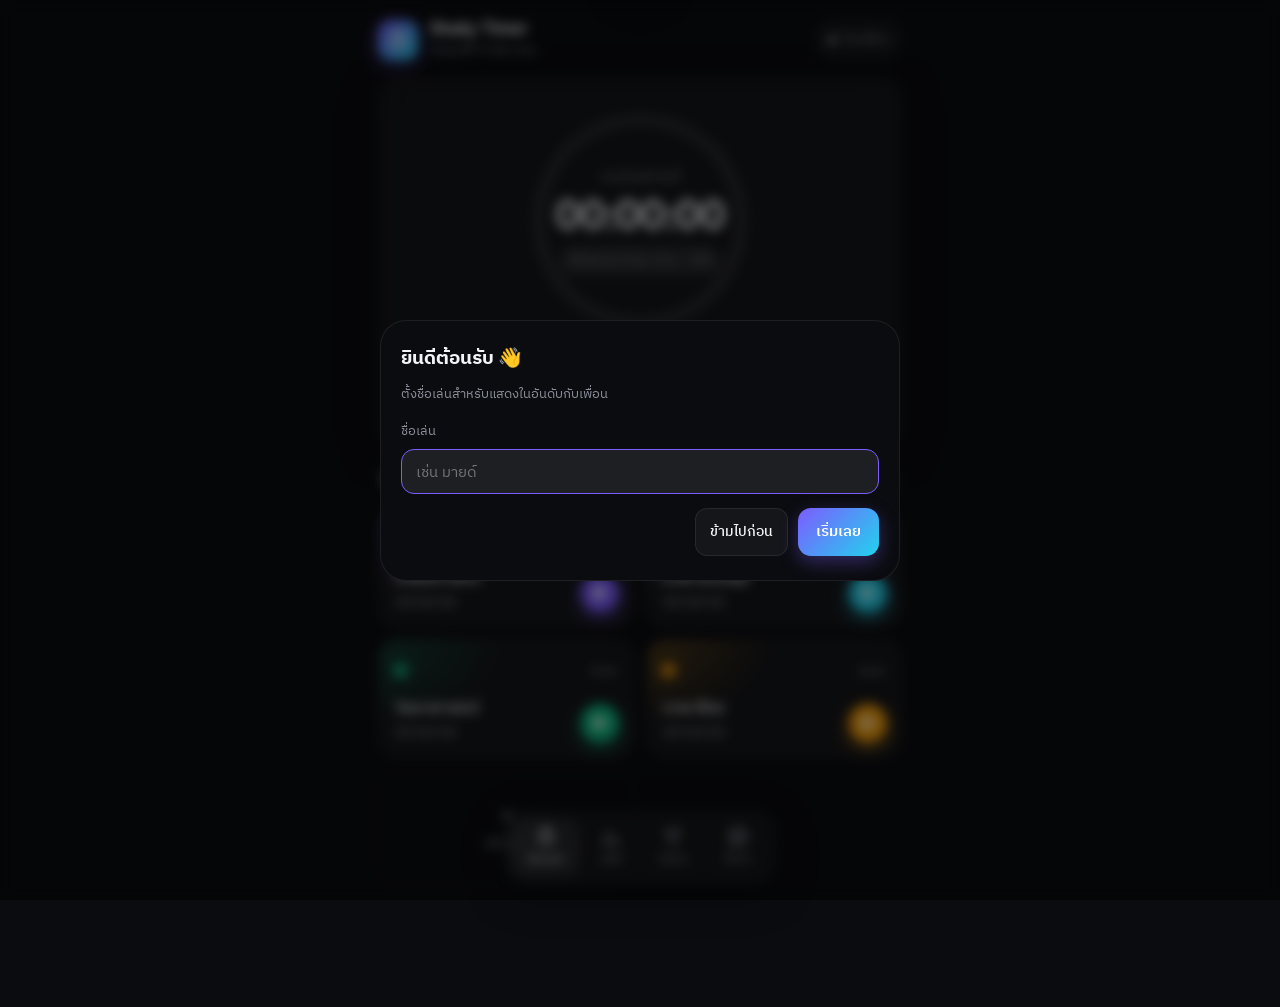
<file: index.html>
<!DOCTYPE html>
<html lang="th" data-theme="dark">
<head>
<meta charset="UTF-8">
<meta name="viewport" content="width=device-width, initial-scale=1.0, viewport-fit=cover">
<meta name="theme-color" content="#0b0c10">
<title>Study Timer</title>
<link rel="preconnect" href="https://fonts.googleapis.com">
<link rel="preconnect" href="https://fonts.gstatic.com" crossorigin>
<link href="https://fonts.googleapis.com/css2?family=Inter:wght@300;400;600;700;800&family=IBM+Plex+Sans+Thai:wght@400;500;600;700&display=swap" rel="stylesheet">
<style>
:root{
  --accent:#7c5cff; --accent2:#22d3ee;
  --grad:linear-gradient(135deg,var(--accent),var(--accent2));
  --radius:22px; --ease:cubic-bezier(.2,.8,.2,1);
}
[data-theme="dark"]{
  --bg:#0b0c10; --surface:rgba(255,255,255,.045); --surface2:rgba(255,255,255,.08);
  --border:rgba(255,255,255,.08); --text:#f3f4f6; --muted:#8b909b; --shadow:0 10px 40px rgba(0,0,0,.35);
  --blob1:rgba(124,92,255,.28); --blob2:rgba(34,211,238,.16);
}
[data-theme="light"]{
  --bg:#f5f6fb; --surface:rgba(255,255,255,.8); --surface2:#eef0f6;
  --border:rgba(15,20,40,.08); --text:#12141a; --muted:#6b7080; --shadow:0 10px 30px rgba(30,40,80,.08);
  --blob1:rgba(124,92,255,.16); --blob2:rgba(34,211,238,.14);
}
*{box-sizing:border-box;margin:0;padding:0;-webkit-tap-highlight-color:transparent}
html,body{background:var(--bg);color:var(--text)}
body{font-family:"Inter","IBM Plex Sans Thai",system-ui,sans-serif;min-height:100vh;overflow-x:hidden;transition:background .3s}
button,input{font:inherit;color:inherit}
button{cursor:pointer;border:none;background:none}
.num{font-variant-numeric:tabular-nums;font-feature-settings:"tnum"}
.bg{position:fixed;inset:0;z-index:-1;pointer-events:none;
  background:radial-gradient(600px 400px at 10% -10%,var(--blob1),transparent 70%),
             radial-gradient(500px 400px at 110% 10%,var(--blob2),transparent 70%)}
.app{max-width:560px;margin:0 auto;padding:18px 18px 120px}

/* top bar */
.top{display:flex;align-items:center;justify-content:space-between;margin-bottom:18px}
.brand{display:flex;align-items:center;gap:12px}
.logo{width:40px;height:40px;border-radius:13px;background:var(--grad);display:grid;place-items:center;box-shadow:0 6px 20px rgba(124,92,255,.4)}
.brand b{font-size:17px;display:block;letter-spacing:-.2px}
.brand small{font-size:12.5px;color:var(--muted)}
.chip{display:flex;align-items:center;gap:7px;padding:8px 12px;border-radius:999px;background:var(--surface);border:1px solid var(--border);font-size:12.5px;color:var(--muted);backdrop-filter:blur(12px)}
.chip .dot{width:8px;height:8px;border-radius:50%;background:var(--muted)}
.chip[data-s="ok"] .dot{background:#22c55e;box-shadow:0 0 0 4px rgba(34,197,94,.15)}
.chip[data-s="syncing"] .dot{background:#f59e0b;animation:pulse 1s infinite}
.chip[data-s="error"] .dot{background:#ef4444}

/* glass card */
.glass{background:var(--surface);border:1px solid var(--border);border-radius:var(--radius);backdrop-filter:blur(18px);-webkit-backdrop-filter:blur(18px);box-shadow:var(--shadow)}
.card{padding:18px;margin-bottom:14px}
.card h3{font-size:15px;font-weight:600}
.card-head{display:flex;align-items:center;justify-content:space-between;margin-bottom:14px}
.muted{color:var(--muted)}

/* hero */
.hero{padding:26px 18px 18px;text-align:center;margin-bottom:22px}
.ring-wrap{position:relative;width:230px;height:230px;margin:0 auto}
.ring{width:100%;height:100%;transform:rotate(-90deg)}
.ring circle{fill:none;stroke-width:12;stroke-linecap:round}
.ring .track{stroke:var(--surface2)}
.ring .prog{stroke:url(#grad);transition:stroke-dashoffset .6s var(--ease)}
.ring-center{position:absolute;inset:0;display:flex;flex-direction:column;align-items:center;justify-content:center}
.ring-center small{font-size:13px;color:var(--muted)}
.big{font-size:40px;font-weight:700;letter-spacing:-1px;margin:2px 0 6px}
.goal-btn{font-size:12.5px;color:var(--muted);padding:5px 10px;border-radius:999px;background:var(--surface2)}
.mini{display:grid;grid-template-columns:repeat(3,1fr);margin-top:18px;border-top:1px solid var(--border);padding-top:16px}
.mini b{display:block;font-size:20px;font-weight:700}
.mini span{font-size:12px;color:var(--muted)}
.mini>div+div{border-left:1px solid var(--border)}

/* subjects */
.sec-head{display:flex;align-items:center;justify-content:space-between;margin:0 4px 12px}
.sec-head h2{font-size:18px;font-weight:700}
.ghost{padding:8px 14px;border-radius:12px;background:var(--surface);border:1px solid var(--border);font-size:13.5px;font-weight:500}
.ghost:hover{background:var(--surface2)}
.grid{display:grid;grid-template-columns:repeat(2,1fr);gap:12px}
.subj{position:relative;padding:16px;border-radius:20px;background:var(--surface);border:1px solid var(--border);cursor:pointer;overflow:hidden;transition:transform .2s var(--ease),border-color .2s;text-align:left}
.subj::before{content:"";position:absolute;inset:0;background:radial-gradient(180px 120px at 0% 0%,color-mix(in srgb,var(--c) 22%,transparent),transparent 70%);pointer-events:none}
.subj:hover{transform:translateY(-2px);border-color:color-mix(in srgb,var(--c) 45%,transparent)}
.subj:active{transform:scale(.98)}
.subj-top{display:flex;justify-content:space-between;align-items:center;position:relative}
.sdot{width:11px;height:11px;border-radius:4px;background:var(--c);box-shadow:0 0 12px var(--c)}
.more{width:28px;height:28px;border-radius:9px;color:var(--muted);font-size:16px;line-height:1}
.more:hover{background:var(--surface2)}
.sname{font-weight:600;font-size:15.5px;margin:12px 0 2px;position:relative;white-space:nowrap;overflow:hidden;text-overflow:ellipsis}
.stime{font-size:14px;color:var(--muted);position:relative}
.splay{position:absolute;right:14px;bottom:14px;width:38px;height:38px;border-radius:50%;background:var(--c);display:grid;place-items:center;color:#fff;box-shadow:0 6px 18px color-mix(in srgb,var(--c) 50%,transparent)}
.add-card{display:flex;flex-direction:column;align-items:center;justify-content:center;gap:6px;min-height:118px;border:1.5px dashed var(--border);background:transparent;color:var(--muted);font-size:14px}
.add-card:hover{color:var(--text);border-color:var(--accent)}
.add-card span{font-size:24px;line-height:1}

/* tab bar */
.tabbar{position:fixed;left:50%;bottom:calc(16px + env(safe-area-inset-bottom));transform:translateX(-50%);display:flex;gap:4px;padding:6px;border-radius:22px;z-index:5}
.tabbar button{display:flex;flex-direction:column;align-items:center;gap:3px;padding:8px 16px;white-space:nowrap;border-radius:16px;font-size:11.5px;color:var(--muted);transition:all .2s var(--ease)}
.tabbar button.on{background:var(--surface2);color:var(--text)}
.tabbar svg{width:21px;height:21px}
.page{display:none;animation:fade .35s var(--ease)}
.page.on{display:block}

/* stats */
.week{display:flex;align-items:flex-end;gap:10px;height:170px}
.wcol{flex:1;display:flex;flex-direction:column;align-items:center;height:100%;gap:6px}
.wbar{width:100%;max-width:34px;flex:1;display:flex;flex-direction:column-reverse;border-radius:10px;overflow:hidden;background:var(--surface2)}
.wbar i{display:block;width:100%}
.wlab{font-size:11.5px;color:var(--muted)}
.wcol.today .wlab{color:var(--text);font-weight:600}
.wval{font-size:11px;color:var(--muted);height:14px}
.donut-wrap{display:flex;align-items:center;gap:20px}
.donut{width:136px;height:136px;border-radius:50%;flex-shrink:0;position:relative;background:var(--surface2)}
.donut-hole{position:absolute;inset:18px;border-radius:50%;background:var(--bg);display:flex;flex-direction:column;align-items:center;justify-content:center}
.donut-hole b{font-size:17px}.donut-hole small{font-size:11px;color:var(--muted)}
.legend{flex:1;min-width:0}
.lg{display:flex;align-items:center;gap:9px;padding:6px 0;font-size:13.5px}
.lg i{width:10px;height:10px;border-radius:3px;flex-shrink:0}
.lg .n{flex:1;white-space:nowrap;overflow:hidden;text-overflow:ellipsis}
.lg .t{color:var(--muted)}
.heat-days,.heat{display:grid;grid-template-columns:repeat(7,1fr);gap:6px}
.heat-days{font-size:11px;color:var(--muted);text-align:center;margin-bottom:6px}
.heat i{aspect-ratio:1;border-radius:7px;background:var(--surface2);position:relative}
.heat i[data-l="1"]{background:color-mix(in srgb,var(--accent) 30%,transparent)}
.heat i[data-l="2"]{background:color-mix(in srgb,var(--accent) 55%,transparent)}
.heat i[data-l="3"]{background:color-mix(in srgb,var(--accent) 80%,transparent)}
.heat i[data-l="4"]{background:var(--grad)}
.heat i.today{outline:2px solid var(--text);outline-offset:1px}
.heat i.future{visibility:hidden}
.heat-legend{display:flex;align-items:center;justify-content:flex-end;gap:5px;font-size:11px;color:var(--muted);margin-top:10px}
.heat-legend i{width:12px;height:12px;border-radius:3px}

/* rank */
.rk{display:flex;align-items:center;gap:12px;padding:11px 4px;border-top:1px solid var(--border)}
.rk:first-child{border-top:none}
.rk .pos{width:26px;text-align:center;font-weight:700;color:var(--muted)}
.rk .av{width:40px;height:40px;border-radius:14px;display:grid;place-items:center;font-weight:700;color:#fff;flex-shrink:0;position:relative}
.rk .av .live{position:absolute;right:-3px;bottom:-3px;width:13px;height:13px;border-radius:50%;background:#22c55e;border:2.5px solid var(--bg);animation:pulse 1.6s infinite}
.rk .who{flex:1;min-width:0}
.rk .who b{display:block;font-size:15px;font-weight:600;white-space:nowrap;overflow:hidden;text-overflow:ellipsis}
.rk .who small{font-size:12px;color:var(--muted)}
.rk .who small.on{color:#22c55e}
.rk .tm{font-weight:600;font-size:15px}
.rk.me{background:color-mix(in srgb,var(--accent) 10%,transparent);border-radius:14px;border-top-color:transparent}
.empty{text-align:center;padding:26px 10px;color:var(--muted);font-size:14px;line-height:1.6}

/* forms */
.form label{display:block;font-size:13px;color:var(--muted);margin-bottom:14px}
.form input{display:block;width:100%;margin-top:7px;padding:12px 14px;border-radius:13px;border:1px solid var(--border);background:var(--surface2);color:var(--text);font-size:15px;outline:none;transition:border .2s}
.form input:focus{border-color:var(--accent)}
.row{display:flex;gap:10px;flex-wrap:wrap}
.row-between{display:flex;align-items:center;justify-content:space-between;font-size:14px}
.btn{padding:12px 18px;border-radius:13px;background:var(--grad);color:#fff;font-weight:600;font-size:14.5px;box-shadow:0 6px 18px rgba(124,92,255,.35)}
.btn:active,.ghost:active{transform:scale(.97)}
.seg{display:flex;background:var(--surface2);padding:4px;border-radius:12px}
.seg button{padding:7px 14px;border-radius:9px;font-size:13px;color:var(--muted)}
.seg button.on{background:var(--bg);color:var(--text);box-shadow:0 2px 8px rgba(0,0,0,.15)}
.danger{color:#ef4444}
.help{font-size:12.5px;color:var(--muted);line-height:1.6;margin-top:4px}

/* modal */
.modal{position:fixed;inset:0;background:rgba(0,0,0,.5);backdrop-filter:blur(6px);display:none;align-items:flex-end;justify-content:center;z-index:20}
.modal.on{display:flex;animation:fade .2s}
.sheet{width:100%;max-width:520px;background:var(--bg);border:1px solid var(--border);border-radius:26px 26px 0 0;padding:22px 20px calc(24px + env(safe-area-inset-bottom));animation:up .3s var(--ease)}
@media(min-width:600px){.modal{align-items:center}.sheet{border-radius:26px}}
.sheet h3{font-size:19px;margin-bottom:16px}
.swatches{display:flex;gap:10px;flex-wrap:wrap;margin:4px 0 20px}
.sw{width:34px;height:34px;border-radius:11px;background:var(--c);transition:transform .15s}
.sw.on{outline:3px solid var(--text);outline-offset:2px;transform:scale(1.05)}
.sheet .row{justify-content:flex-end}

/* focus */
#focus{position:fixed;inset:0;z-index:30;display:none;flex-direction:column;align-items:center;justify-content:center;gap:26px;color:#fff;
  background:radial-gradient(700px 500px at 50% 20%,color-mix(in srgb,var(--fc,#7c5cff) 35%,transparent),transparent 70%),#05060a}
#focus.on{display:flex;animation:fade .4s}
.f-chip{display:flex;align-items:center;gap:9px;padding:9px 16px;border-radius:999px;background:rgba(255,255,255,.08);font-size:15px}
.f-chip i{width:10px;height:10px;border-radius:50%;background:var(--fc)}
.f-ring{position:relative;width:min(78vw,320px);aspect-ratio:1}
.f-ring svg{width:100%;height:100%;transform:rotate(-90deg)}
.f-ring circle{fill:none;stroke-width:6;stroke-linecap:round}
.f-ring .track{stroke:rgba(255,255,255,.08)}
.f-ring .prog{stroke:var(--fc);filter:drop-shadow(0 0 8px var(--fc));transition:stroke-dashoffset 1s linear}
.f-center{position:absolute;inset:0;display:flex;flex-direction:column;align-items:center;justify-content:center}
.f-time{font-size:min(14vw,60px);font-weight:300;letter-spacing:-1px}
.f-sub{font-size:14px;opacity:.6;margin-top:4px}
.f-stop{display:flex;align-items:center;gap:10px;padding:16px 34px;border-radius:999px;background:#fff;color:#05060a;font-weight:700;font-size:16px;box-shadow:0 10px 40px rgba(255,255,255,.15)}
.f-stop:active{transform:scale(.96)}
.f-hint{font-size:12px;opacity:.4;text-align:center;padding:0 20px}

/* toast */
#toast{position:fixed;left:50%;top:18px;transform:translate(-50%,-250%);padding:12px 18px;border-radius:14px;background:var(--text);color:var(--bg);font-size:14px;font-weight:500;z-index:40;transition:transform .35s var(--ease);max-width:90vw;box-shadow:var(--shadow)}
#toast.on{transform:translate(-50%,0)}

@keyframes fade{from{opacity:0}to{opacity:1}}
@keyframes up{from{transform:translateY(40px);opacity:0}to{transform:none;opacity:1}}
@keyframes pulse{50%{opacity:.4}}
@media(max-width:380px){.big{font-size:34px}.ring-wrap{width:200px;height:200px}.tabbar button{padding:8px 12px}}
</style>
</head>
<body>
<div class="bg"></div>

<div class="app">
  <header class="top">
    <div class="brand">
      <div class="logo"><svg width="20" height="20" viewBox="0 0 24 24" fill="none" stroke="#fff" stroke-width="2.4" stroke-linecap="round"><circle cx="12" cy="13" r="8"/><path d="M12 9v4l2.5 2M9 2h6"/></svg></div>
      <div><b>Study Timer</b><small id="dateText"></small></div>
    </div>
    <button class="chip" id="syncChip" data-s="local"><span class="dot"></span><span id="syncText">ในเครื่อง</span></button>
  </header>

  <!-- หน้าจับเวลา -->
  <section class="page on" id="p-home">
    <div class="hero glass">
      <div class="ring-wrap">
        <svg class="ring" viewBox="0 0 200 200">
          <defs><linearGradient id="grad" x1="0" y1="0" x2="1" y2="1"><stop offset="0" stop-color="#7c5cff"/><stop offset="1" stop-color="#22d3ee"/></linearGradient></defs>
          <circle class="track" cx="100" cy="100" r="88"/>
          <circle class="prog" id="goalRing" cx="100" cy="100" r="88"/>
        </svg>
        <div class="ring-center">
          <small>อ่านไปแล้ววันนี้</small>
          <div class="big num" id="total">00:00:00</div>
          <button class="goal-btn" id="goalBtn"></button>
        </div>
      </div>
      <div class="mini">
        <div><b class="num" id="mCount">0</b><span>รอบวันนี้</span></div>
        <div><b class="num" id="mMax">0 น.</b><span>โฟกัสนานสุด</span></div>
        <div><b class="num" id="mStreak">0</b><span>วันติดกัน 🔥</span></div>
      </div>
    </div>
    <div class="sec-head"><h2>วิชา</h2><span class="muted" style="font-size:13px">แตะการ์ดเพื่อเริ่ม</span></div>
    <div class="grid" id="subjects"></div>
  </section>

  <!-- หน้าสถิติ -->
  <section class="page" id="p-stats">
    <div class="glass card">
      <div class="card-head"><h3>7 วันล่าสุด</h3><span class="muted num" id="weekTotal" style="font-size:13px"></span></div>
      <div class="week" id="week"></div>
    </div>
    <div class="glass card">
      <div class="card-head"><h3>สัดส่วนวิชา · 7 วัน</h3></div>
      <div class="donut-wrap">
        <div class="donut" id="donut"><div class="donut-hole"><b class="num" id="donutTotal">0</b><small>ชั่วโมง</small></div></div>
        <div class="legend" id="legend"></div>
      </div>
    </div>
    <div class="glass card">
      <div class="card-head"><h3>5 สัปดาห์ล่าสุด</h3></div>
      <div class="heat-days"><span>อา</span><span>จ</span><span>อ</span><span>พ</span><span>พฤ</span><span>ศ</span><span>ส</span></div>
      <div class="heat" id="heat"></div>
      <div class="heat-legend">น้อย <i style="background:var(--surface2)"></i><i style="background:color-mix(in srgb,var(--accent) 30%,transparent)"></i><i style="background:color-mix(in srgb,var(--accent) 55%,transparent)"></i><i style="background:color-mix(in srgb,var(--accent) 80%,transparent)"></i><i style="background:var(--grad)"></i> มาก</div>
    </div>
  </section>

  <!-- หน้าอันดับ -->
  <section class="page" id="p-rank">
    <div class="glass card">
      <div class="card-head"><h3>อันดับวันนี้</h3><button class="ghost" id="rankRefresh">รีเฟรช</button></div>
      <div id="rankList"></div>
    </div>
  </section>

  <!-- หน้าตั้งค่า -->
  <section class="page" id="p-settings">
    <div class="glass card form">
      <div class="card-head"><h3>เชื่อม Google Sheets</h3></div>
      <label>ชื่อเล่น (แสดงในอันดับ)<input id="cfgUser" maxlength="30" placeholder="เช่น มายด์"></label>
      <label>URL ของ Google Apps Script<input id="cfgApi" placeholder="https://script.google.com/macros/s/.../exec"></label>
      <div class="row"><button class="btn" id="cfgSave">บันทึก</button><button class="ghost" id="cfgTest">ทดสอบการเชื่อมต่อ</button><button class="ghost" id="cfgSync">ซิงก์ตอนนี้</button></div>
      <p class="help">เพื่อนที่ใช้ URL เดียวกันจะเห็นกันในหน้าอันดับ ถ้าไม่ใส่ URL ข้อมูลจะเก็บไว้ในเครื่องนี้อย่างเดียว</p>
    </div>
    <div class="glass card form">
      <label>เป้าหมายต่อวัน (นาที)<input id="cfgGoal" type="number" min="10" step="10"></label>
      <div class="row-between"><span>ธีม</span><div class="seg" id="themeSeg"><button data-t="dark">มืด</button><button data-t="light">สว่าง</button></div></div>
    </div>
    <div class="glass card">
      <button class="ghost danger" id="resetLocal">ล้างข้อมูลในเครื่องนี้</button>
      <p class="help">ข้อมูลที่ซิงก์ขึ้น Google Sheets แล้วจะไม่ถูกลบ และจะโหลดกลับมาเมื่อเชื่อมต่ออีกครั้ง</p>
    </div>
  </section>
</div>

<nav class="tabbar glass" id="tabbar">
  <button class="on" data-p="p-home"><svg viewBox="0 0 24 24" fill="none" stroke="currentColor" stroke-width="2" stroke-linecap="round"><circle cx="12" cy="13" r="8"/><path d="M12 9v4l2.5 2M9 2h6"/></svg>จับเวลา</button>
  <button data-p="p-stats"><svg viewBox="0 0 24 24" fill="none" stroke="currentColor" stroke-width="2" stroke-linecap="round"><path d="M4 20V10M10 20V4M16 20v-7M22 20H2"/></svg>สถิติ</button>
  <button data-p="p-rank"><svg viewBox="0 0 24 24" fill="none" stroke="currentColor" stroke-width="2" stroke-linecap="round" stroke-linejoin="round"><path d="M8 21h8M12 17v4M7 4h10v5a5 5 0 0 1-10 0V4zM7 6H4v2a3 3 0 0 0 3 3M17 6h3v2a3 3 0 0 1-3 3"/></svg>อันดับ</button>
  <button data-p="p-settings"><svg viewBox="0 0 24 24" fill="none" stroke="currentColor" stroke-width="2" stroke-linecap="round"><circle cx="12" cy="12" r="3"/><path d="M19.4 15a1.7 1.7 0 0 0 .3 1.8l.1.1a2 2 0 1 1-2.8 2.8l-.1-.1a1.7 1.7 0 0 0-1.8-.3 1.7 1.7 0 0 0-1 1.5V21a2 2 0 1 1-4 0v-.1a1.7 1.7 0 0 0-1.1-1.5 1.7 1.7 0 0 0-1.8.3l-.1.1a2 2 0 1 1-2.8-2.8l.1-.1a1.7 1.7 0 0 0 .3-1.8 1.7 1.7 0 0 0-1.5-1H3a2 2 0 1 1 0-4h.1a1.7 1.7 0 0 0 1.5-1.1 1.7 1.7 0 0 0-.3-1.8l-.1-.1a2 2 0 1 1 2.8-2.8l.1.1a1.7 1.7 0 0 0 1.8.3H9a1.7 1.7 0 0 0 1-1.5V3a2 2 0 1 1 4 0v.1a1.7 1.7 0 0 0 1 1.5 1.7 1.7 0 0 0 1.8-.3l.1-.1a2 2 0 1 1 2.8 2.8l-.1.1a1.7 1.7 0 0 0-.3 1.8V9a1.7 1.7 0 0 0 1.5 1H21a2 2 0 1 1 0 4h-.1a1.7 1.7 0 0 0-1.5 1z"/></svg>ตั้งค่า</button>
</nav>

<!-- โหมดโฟกัส -->
<div id="focus">
  <div class="f-chip"><i></i><span id="fName"></span></div>
  <div class="f-ring">
    <svg viewBox="0 0 240 240"><circle class="track" cx="120" cy="120" r="108"/><circle class="prog" id="fRing" cx="120" cy="120" r="108"/></svg>
    <div class="f-center">
      <div class="f-time num" id="fTime">00:00:00</div>
      <div class="f-sub">รวมวันนี้ <span class="num" id="fTotal">00:00:00</span></div>
    </div>
  </div>
  <button class="f-stop" id="stopBtn"><svg width="14" height="14" viewBox="0 0 14 14"><rect width="14" height="14" rx="3" fill="currentColor"/></svg>หยุดพัก</button>
  <div class="f-hint">วงแหวนเต็ม 1 รอบ = 1 ชั่วโมง · กด Space เพื่อหยุด</div>
</div>

<div class="modal" id="modal"><div class="sheet" id="sheet"></div></div>
<div id="toast"></div>

<script>
/* ===== ตั้งค่า: ใส่ URL ของ Apps Script ตรงนี้ เพื่อให้ทุกคนที่เปิดเว็บเชื่อมต่อได้ทันที ===== */
const DEFAULT_API = 'https://script.google.com/macros/s/AKfycbw1lCLYaRTR6A6wmNNl3y46NOXw5EHM6SEDaLAt18OT4TwjsWmwXuuoQPTgtllYv45S/exec';

const KEY = 'studyTimer.v2', CFG_KEY = 'studyTimer.cfg';
const PALETTE = ['#7c5cff','#22d3ee','#f43f5e','#f59e0b','#10b981','#3b82f6','#ec4899','#84cc16','#f97316','#64748b'];
const DAYS = ['อา','จ','อ','พ','พฤ','ศ','ส'];
const RING = 2*Math.PI*88, FRING = 2*Math.PI*108;

const store = {
  get(k,d){ try{ const v = JSON.parse(localStorage.getItem(k)); return v ?? d; }catch(e){ return d; } },
  set(k,v){ try{ localStorage.setItem(k, JSON.stringify(v)); }catch(e){} }
};
const $ = id => document.getElementById(id);
const pad = n => String(n).padStart(2,'0');
const dkey = d => `${d.getFullYear()}-${pad(d.getMonth()+1)}-${pad(d.getDate())}`;
const today = () => dkey(new Date());
const hms = s => { s = Math.max(0,Math.floor(s)); return `${pad(Math.floor(s/3600))}:${pad(Math.floor(s%3600/60))}:${pad(s%60)}`; };
const short = s => { s = Math.floor(s); const h = Math.floor(s/3600), m = Math.floor(s%3600/60); return h ? `${h} ชม. ${m} น.` : `${m} น.`; };
const esc = t => String(t ?? '').replace(/[&<>"']/g, c => ({'&':'&amp;','<':'&lt;','>':'&gt;','"':'&quot;',"'":'&#39;'}[c]));
const uid = () => Date.now().toString(36) + Math.random().toString(36).slice(2,7);
const localStr = ms => { const d = new Date(ms); return `${dkey(d)} ${pad(d.getHours())}:${pad(d.getMinutes())}:${pad(d.getSeconds())}`; };
const colorOf = name => PALETTE[[...String(name)].reduce((a,c)=>a + c.charCodeAt(0), 0) % PALETTE.length];

/* ---------- state ---------- */
let cfg = Object.assign({ user:'', api:DEFAULT_API, theme:'dark', goal:180 }, store.get(CFG_KEY, {}));
if(!cfg.api && DEFAULT_API) cfg.api = DEFAULT_API;
let state = store.get(KEY, null) || migrate();
let syncStatus = 'local', syncing = false, rankData = null, wakeLock = null;

function migrate(){
  // ย้ายข้อมูลจากเวอร์ชันแรก (ถ้ามี)
  const old = store.get('studyTimer.v1', null);
  const s = {
    subjects: [
      {id:'s1', name:'คณิตศาสตร์', color:'#7c5cff'},
      {id:'s2', name:'ภาษาอังกฤษ', color:'#22d3ee'},
      {id:'s3', name:'วิทยาศาสตร์', color:'#10b981'},
      {id:'s4', name:'ภาษาไทย', color:'#f59e0b'}
    ],
    sessions: [], running: null, subjectsDirty: false
  };
  if(old && old.subjects){
    s.subjects = old.subjects;
    for(const [date, day] of Object.entries(old.log || {}))
      for(const [sid, sec] of Object.entries(day)){
        const sub = old.subjects.find(x => x.id === sid) || {};
        s.sessions.push({ id:`v1-${date}-${sid}`, date, subjectId:sid, subject:sub.name||'', color:sub.color||'#64748b', seconds:Math.round(sec), synced:false });
      }
  }
  return s;
}
const save = () => store.set(KEY, state);
const saveCfg = () => store.set(CFG_KEY, cfg);

/* ---------- คำนวณเวลา ---------- */
function liveSeconds(key){
  if(!state.running) return 0;
  const d = new Date(key + 'T00:00:00'), from = d.getTime(), to = from + 864e5;
  const s = Math.max(state.running.start, from), e = Math.min(Date.now(), to);
  return Math.max(0, (e - s) / 1000);
}
function dayMap(key){
  const m = {};
  for(const s of state.sessions) if(s.date === key) m[s.subjectId] = (m[s.subjectId] || 0) + s.seconds;
  if(state.running){ const l = liveSeconds(key); if(l) m[state.running.id] = (m[state.running.id] || 0) + l; }
  return m;
}
const dayTotal = key => Object.values(dayMap(key)).reduce((a,b) => a + b, 0);
function subjectInfo(id){
  const s = state.subjects.find(x => x.id === id);
  if(s) return s;
  const past = [...state.sessions].reverse().find(x => x.subjectId === id);
  return { id, name: past?.subject || 'วิชาที่ลบแล้ว', color: past?.color || '#64748b' };
}
function streak(){
  let n = 0; const d = new Date();
  if(dayTotal(dkey(d)) < 60) d.setDate(d.getDate() - 1);
  while(dayTotal(dkey(d)) >= 60){ n++; d.setDate(d.getDate() - 1); }
  return n;
}

/* ---------- เริ่ม / หยุด ---------- */
function start(id){
  if(state.running) stop(true);
  state.running = { id, start: Date.now() };
  save(); render(); keepAwake(true);
  const s = subjectInfo(id);
  pushStatus({ subjectId:id, subject:s.name, color:s.color, start:state.running.start });
}
function stop(silent){
  const r = state.running; if(!r) return;
  const end = Date.now(), s = subjectInfo(r.id), base = uid();
  let t = r.start, i = 0;
  while(t < end){ // แบ่งตามวัน เผื่ออ่านข้ามเที่ยงคืน
    const next = new Date(t); next.setHours(24,0,0,0);
    const segEnd = Math.min(end, next.getTime()), sec = Math.round((segEnd - t) / 1000);
    if(sec >= 1) state.sessions.push({ id:`${base}-${i++}`, date:dkey(new Date(t)), subjectId:r.id, subject:s.name, color:s.color,
      start:localStr(t), end:localStr(segEnd), seconds:sec, synced:false });
    t = segEnd;
  }
  state.running = null;
  save(); render(); keepAwake(false);
  if(!silent) toast(`บันทึกแล้ว · ${s.name} ${short((end - r.start)/1000)}`);
  pushStatus(null); flush();
}

async function keepAwake(on){
  try{
    if(on && 'wakeLock' in navigator && !wakeLock){
      wakeLock = await navigator.wakeLock.request('screen');
      wakeLock.addEventListener('release', () => { wakeLock = null; });
    }
    if(!on && wakeLock){ await wakeLock.release(); wakeLock = null; }
  }catch(e){ wakeLock = null; }
}

/* ---------- Google Sheets API ---------- */
async function api(action, payload = {}, method = 'POST'){
  if(!cfg.api) throw new Error('ยังไม่ได้ใส่ URL');
  let res;
  if(method === 'GET'){
    const u = new URL(cfg.api);
    for(const [k,v] of Object.entries({ action, ...payload })) u.searchParams.set(k, v);
    res = await fetch(u, { redirect:'follow' });
  }else{
    // ใช้ text/plain เพื่อเลี่ยง CORS preflight ของ Apps Script
    res = await fetch(cfg.api, { method:'POST', redirect:'follow', headers:{'Content-Type':'text/plain;charset=utf-8'}, body:JSON.stringify({ action, ...payload }) });
  }
  const data = await res.json();
  if(!data.ok) throw new Error(data.error || 'error');
  return data;
}
const online = () => !!(cfg.api && cfg.user);

async function flush(){
  if(!online()){ syncStatus = 'local'; return renderSync(); }
  if(syncing) return;
  syncing = true; syncStatus = 'syncing'; renderSync();
  try{
    if(state.subjectsDirty){
      await api('subjects', { user:cfg.user, subjects:state.subjects });
      state.subjectsDirty = false;
    }
    const pending = state.sessions.filter(s => !s.synced);
    if(pending.length){
      const r = await api('sessions', { user:cfg.user, sessions:pending.map(({synced, ...s}) => s) });
      const ok = new Set(r.ids);
      state.sessions.forEach(s => { if(ok.has(s.id)) s.synced = true; });
    }
    save(); syncStatus = 'ok';
  }catch(e){ syncStatus = 'error'; console.warn(e); }
  syncing = false; renderSync();
}

async function pull(){
  if(!online()) return;
  syncStatus = 'syncing'; renderSync();
  try{
    const r = await api('load', { user:cfg.user }, 'GET');
    const ids = new Set(r.sessions.map(s => s.id));
    const unsynced = state.sessions.filter(s => !s.synced && !ids.has(s.id));
    state.sessions = r.sessions.map(s => ({ ...s, seconds:Number(s.seconds) || 0, synced:true })).concat(unsynced);
    if(r.subjects.length && !state.subjectsDirty) state.subjects = r.subjects;
    else if(!r.subjects.length && state.subjects.length) state.subjectsDirty = true;
    save(); render();
    syncing = false; await flush();
  }catch(e){ syncStatus = 'error'; renderSync(); console.warn(e); }
}

let statusTimer = null;
function pushStatus(running){
  clearInterval(statusTimer);
  if(!online()) return;
  const send = () => api('status', { user:cfg.user, running }).catch(() => {});
  send();
  if(running) statusTimer = setInterval(send, 4 * 60 * 1000); // ส่งสัญญาณว่ายังอ่านอยู่
}

async function fetchRank(){
  if(!cfg.api){ rankData = null; return renderRank(); }
  const btn = $('rankRefresh'); btn.textContent = 'กำลังโหลด…';
  try{ rankData = await api('rank', { date:today() }, 'GET'); rankData.fetchedAt = Date.now(); }
  catch(e){ toast('โหลดอันดับไม่สำเร็จ'); }
  btn.textContent = 'รีเฟรช'; renderRank();
}

/* ---------- render ---------- */
function renderHeader(){
  const now = new Date();
  $('dateText').textContent = now.toLocaleDateString('th-TH', { weekday:'long', day:'numeric', month:'long' });
  const tot = dayTotal(today()), pct = Math.min(1, tot / (cfg.goal * 60));
  $('total').textContent = hms(tot);
  $('goalRing').style.strokeDasharray = RING;
  $('goalRing').style.strokeDashoffset = RING * (1 - pct);
  $('goalBtn').textContent = `เป้าหมาย ${short(cfg.goal*60)} · ${Math.floor(pct*100)}%`;
  const todays = state.sessions.filter(s => s.date === today());
  const cur = state.running ? (Date.now() - state.running.start) / 1000 : 0;
  $('mCount').textContent = todays.length + (state.running ? 1 : 0);
  $('mMax').textContent = short(Math.max(cur, ...todays.map(s => s.seconds), 0));
  $('mStreak').textContent = streak();
}

function renderSubjects(){
  const m = dayMap(today());
  $('subjects').innerHTML = state.subjects.map(s => {
    const on = state.running?.id === s.id;
    return `<div class="subj" style="--c:${esc(s.color)}" data-play="${esc(s.id)}">
      <div class="subj-top"><span class="sdot"></span><button class="more" data-edit="${esc(s.id)}" aria-label="แก้ไข">•••</button></div>
      <div class="sname">${esc(s.name)}</div>
      <div class="stime num" data-time="${esc(s.id)}">${hms(m[s.id] || 0)}</div>
      <span class="splay">${on ? '<svg width="12" height="12" viewBox="0 0 12 12"><rect x="1" y="1" width="3.5" height="10" rx="1" fill="#fff"/><rect x="7.5" y="1" width="3.5" height="10" rx="1" fill="#fff"/></svg>'
                              : '<svg width="12" height="14" viewBox="0 0 12 14"><path d="M1 1.5v11a1 1 0 0 0 1.5.9l9-5.5a1 1 0 0 0 0-1.8l-9-5.5A1 1 0 0 0 1 1.5z" fill="#fff"/></svg>'}</span>
    </div>`;
  }).join('') + `<button class="subj add-card" id="addSubj"><span>+</span>เพิ่มวิชา</button>`;
}

function renderStats(){
  const days = [...Array(7)].map((_, i) => { const d = new Date(); d.setDate(d.getDate() - 6 + i); return d; });
  const maps = days.map(d => dayMap(dkey(d)));
  const totals = maps.map(m => Object.values(m).reduce((a,b) => a + b, 0));
  const max = Math.max(3600, ...totals), sum = totals.reduce((a,b) => a + b, 0);
  $('weekTotal').textContent = `รวม ${short(sum)}`;
  $('week').innerHTML = days.map((d, i) => {
    const segs = Object.entries(maps[i]).sort((a,b) => b[1] - a[1])
      .map(([id, sec]) => `<i style="height:${sec / max * 100}%;background:${esc(subjectInfo(id).color)}"></i>`).join('');
    return `<div class="wcol ${i === 6 ? 'today' : ''}"><div class="wval num">${totals[i] ? (totals[i]/3600).toFixed(1) : ''}</div>
      <div class="wbar">${segs}</div><div class="wlab">${i === 6 ? 'วันนี้' : DAYS[d.getDay()]}</div></div>`;
  }).join('');

  // donut
  const agg = {};
  maps.forEach(m => Object.entries(m).forEach(([id, s]) => agg[id] = (agg[id] || 0) + s));
  const rows = Object.entries(agg).filter(([,s]) => s >= 1).sort((a,b) => b[1] - a[1]);
  let acc = 0;
  const stops = rows.map(([id, s]) => { const a = acc / sum * 360; acc += s; return `${subjectInfo(id).color} ${a}deg ${acc / sum * 360}deg`; });
  $('donut').style.background = rows.length ? `conic-gradient(${stops.join(',')})` : '';
  $('donutTotal').textContent = (sum / 3600).toFixed(1);
  $('legend').innerHTML = rows.length
    ? rows.slice(0, 6).map(([id, s]) => { const x = subjectInfo(id);
        return `<div class="lg"><i style="background:${esc(x.color)}"></i><span class="n">${esc(x.name)}</span><span class="t num">${Math.round(s / sum * 100)}%</span></div>`; }).join('')
    : '<div class="muted" style="font-size:13.5px">ยังไม่มีข้อมูล</div>';

  // heatmap 5 สัปดาห์
  const now = new Date(), startD = new Date(now); startD.setDate(now.getDate() - now.getDay() - 28);
  let cells = '';
  for(let i = 0; i < 35; i++){
    const d = new Date(startD); d.setDate(startD.getDate() + i);
    const k = dkey(d), h = d > now ? 0 : dayTotal(k) / 3600;
    const l = h === 0 ? 0 : h < 1 ? 1 : h < 2 ? 2 : h < 4 ? 3 : 4;
    cells += `<i data-l="${l}" class="${k === today() ? 'today' : ''} ${d > now ? 'future' : ''}" title="${d.getDate()}/${d.getMonth()+1} · ${short(h*3600)}"></i>`;
  }
  $('heat').innerHTML = cells;
}

function renderRank(){
  const el = $('rankList');
  if(!cfg.api){
    el.innerHTML = `<div class="empty">ยังไม่ได้เชื่อม Google Sheets<br>ไปที่หน้า <b>ตั้งค่า</b> เพื่อใส่ URL แล้วชวนเพื่อนมาแข่งกัน</div>`; return;
  }
  if(!rankData){ el.innerHTML = '<div class="empty">กำลังโหลด…</div>'; return; }
  const map = {};
  rankData.totals.forEach(t => map[t.user] = { user:t.user, seconds:Number(t.seconds) });
  const midnight = new Date(); midnight.setHours(0,0,0,0);
  const drift = rankData.serverTime ? rankData.fetchedAt - rankData.serverTime : 0;
  rankData.live.forEach(l => {
    if(l.user === cfg.user) return; // ของเราใช้ข้อมูลในเครื่อง
    const r = map[l.user] = map[l.user] || { user:l.user, seconds:0 };
    r.live = l; r.seconds += Math.max(0, (Date.now() - drift - Math.max(l.start, midnight.getTime())) / 1000);
  });
  if(cfg.user){
    map[cfg.user] = { user:cfg.user, seconds:dayTotal(today()), live: state.running ? { subject:subjectInfo(state.running.id).name } : null };
  }
  const list = Object.values(map).filter(r => r.seconds >= 1 || r.live).sort((a,b) => b.seconds - a.seconds);
  if(!list.length){ el.innerHTML = '<div class="empty">วันนี้ยังไม่มีใครเริ่มอ่าน เป็นคนแรกเลย!</div>'; return; }
  const medal = ['🥇','🥈','🥉'];
  el.innerHTML = list.map((r, i) => `
    <div class="rk ${r.user === cfg.user ? 'me' : ''}">
      <div class="pos">${medal[i] || i + 1}</div>
      <div class="av" style="background:${colorOf(r.user)}">${esc([...r.user][0] || '?').toUpperCase()}${r.live ? '<span class="live"></span>' : ''}</div>
      <div class="who"><b>${esc(r.user)}${r.user === cfg.user ? ' (คุณ)' : ''}</b>
        <small class="${r.live ? 'on' : ''}">${r.live ? 'กำลังอ่าน · ' + esc(r.live.subject) : 'พักอยู่'}</small></div>
      <div class="tm num">${hms(r.seconds)}</div>
    </div>`).join('');
}

function renderFocus(){
  const f = $('focus');
  if(!state.running){ f.classList.remove('on'); document.title = 'Study Timer'; return; }
  const s = subjectInfo(state.running.id), sec = (Date.now() - state.running.start) / 1000;
  f.classList.add('on');
  f.style.setProperty('--fc', s.color);
  $('fName').textContent = s.name;
  $('fTime').textContent = hms(sec);
  $('fTotal').textContent = hms(dayTotal(today()));
  $('fRing').style.strokeDasharray = FRING;
  $('fRing').style.strokeDashoffset = FRING * (1 - (sec % 3600) / 3600);
  document.title = `${hms(sec)} · ${s.name}`;
}

function renderSync(){
  const pending = state.sessions.filter(s => !s.synced).length;
  const text = { local:'ในเครื่อง', syncing:'กำลังซิงก์…', ok:'ซิงก์แล้ว', error:`ค้าง ${pending} รายการ` }[syncStatus];
  $('syncChip').dataset.s = syncStatus;
  $('syncText').textContent = syncStatus === 'error' && !pending ? 'เชื่อมต่อไม่ได้' : text;
}

function renderSettings(){
  $('cfgUser').value = cfg.user; $('cfgApi').value = cfg.api; $('cfgGoal').value = cfg.goal;
  document.querySelectorAll('#themeSeg button').forEach(b => b.classList.toggle('on', b.dataset.t === cfg.theme));
}

function applyTheme(){
  document.documentElement.dataset.theme = cfg.theme;
  document.querySelector('meta[name=theme-color]').content = cfg.theme === 'dark' ? '#0b0c10' : '#f5f6fb';
}

function render(){ renderHeader(); renderSubjects(); renderStats(); renderFocus(); renderSync(); if(isPage('p-rank')) renderRank(); }
const isPage = id => $(id).classList.contains('on');

/* ---------- modal & toast ---------- */
function openModal(html){ $('sheet').innerHTML = html; $('modal').classList.add('on'); setTimeout(() => $('sheet').querySelector('input')?.focus(), 50); }
function closeModal(){ $('modal').classList.remove('on'); }
$('modal').addEventListener('click', e => { if(e.target.id === 'modal' || e.target.dataset.close !== undefined) closeModal(); });

let toastT;
function toast(msg){ const t = $('toast'); t.textContent = msg; t.classList.add('on'); clearTimeout(toastT); toastT = setTimeout(() => t.classList.remove('on'), 2600); }

function subjectModal(id){
  const s = id ? state.subjects.find(x => x.id === id) : { name:'', color:PALETTE[state.subjects.length % PALETTE.length] };
  let color = s.color;
  openModal(`
    <h3>${id ? 'แก้ไขวิชา' : 'เพิ่มวิชาใหม่'}</h3>
    <div class="form"><label>ชื่อวิชา<input id="mName" maxlength="30" value="${esc(s.name)}" placeholder="เช่น ฟิสิกส์"></label></div>
    <div class="muted" style="font-size:13px">สี</div>
    <div class="swatches">${PALETTE.map(c => `<button class="sw ${c === color ? 'on' : ''}" style="--c:${c}" data-c="${c}"></button>`).join('')}</div>
    <div class="row">
      ${id ? '<button class="ghost danger" id="mDel" style="margin-right:auto">ลบวิชา</button>' : ''}
      <button class="ghost" data-close>ยกเลิก</button><button class="btn" id="mSave">บันทึก</button>
    </div>`);
  $('sheet').querySelectorAll('.sw').forEach(b => b.onclick = () => {
    color = b.dataset.c; $('sheet').querySelectorAll('.sw').forEach(x => x.classList.toggle('on', x === b));
  });
  const doSave = () => {
    const name = $('mName').value.trim(); if(!name) return $('mName').focus();
    if(id) Object.assign(s, { name, color }); else state.subjects.push({ id:'s' + uid(), name, color });
    state.subjectsDirty = true; save(); render(); closeModal(); flush();
  };
  $('mSave').onclick = doSave;
  $('mName').onkeydown = e => { if(e.key === 'Enter') doSave(); };
  if(id) $('mDel').onclick = () => {
    if(!confirm(`ลบวิชา "${s.name}"? เวลาที่บันทึกไว้ยังอยู่ในสถิติ`)) return;
    if(state.running?.id === id) stop();
    state.subjects = state.subjects.filter(x => x.id !== id);
    state.subjectsDirty = true; save(); render(); closeModal(); flush();
  };
}

function welcomeModal(){
  openModal(`
    <h3>ยินดีต้อนรับ 👋</h3>
    <p class="help" style="margin:-6px 0 16px">ตั้งชื่อเล่นสำหรับแสดงในอันดับกับเพื่อน</p>
    <div class="form"><label>ชื่อเล่น<input id="wName" maxlength="30" placeholder="เช่น มายด์"></label></div>
    <div class="row"><button class="ghost" data-close>ข้ามไปก่อน</button><button class="btn" id="wSave">เริ่มเลย</button></div>`);
  const go = () => { const v = $('wName').value.trim(); if(!v) return $('wName').focus();
    cfg.user = v; saveCfg(); renderSettings(); closeModal(); pull(); };
  $('wSave').onclick = go; $('wName').onkeydown = e => { if(e.key === 'Enter') go(); };
}

/* ---------- events ---------- */
$('subjects').addEventListener('click', e => {
  if(e.target.closest('#addSubj')) return subjectModal();
  const ed = e.target.closest('[data-edit]'); if(ed) return subjectModal(ed.dataset.edit);
  const p = e.target.closest('[data-play]'); if(p) start(p.dataset.play);
});
$('stopBtn').onclick = () => stop();
$('goalBtn').onclick = () => { showPage('p-settings'); $('cfgGoal').focus(); };
$('syncChip').onclick = () => online() ? pull() : showPage('p-settings');
$('rankRefresh').onclick = fetchRank;

$('cfgSave').onclick = () => {
  const user = $('cfgUser').value.trim(), apiUrl = $('cfgApi').value.trim();
  if(apiUrl && !/^https:\/\/script\.google(usercontent)?\.com\//.test(apiUrl)) return toast('URL ต้องขึ้นต้นด้วย https://script.google.com/');
  const changed = user !== cfg.user || apiUrl !== cfg.api;
  cfg.user = user; cfg.api = apiUrl; saveCfg(); toast('บันทึกแล้ว');
  if(changed){ rankData = null; online() ? pull() : (syncStatus = 'local', renderSync()); }
};
$('cfgTest').onclick = async () => {
  const prev = cfg.api; cfg.api = $('cfgApi').value.trim();
  try{ await api('ping', {}, 'GET'); toast('✅ เชื่อมต่อสำเร็จ'); }
  catch(e){ toast('❌ เชื่อมต่อไม่ได้ ตรวจ URL และสิทธิ์ "ทุกคน"'); }
  cfg.api = prev;
};
$('cfgSync').onclick = () => online() ? pull() : toast('ใส่ชื่อเล่นและ URL ก่อน');
$('cfgGoal').onchange = e => { const n = parseInt(e.target.value, 10); if(n > 0){ cfg.goal = n; saveCfg(); renderHeader(); } };
$('themeSeg').onclick = e => { const t = e.target.dataset.t; if(t){ cfg.theme = t; saveCfg(); applyTheme(); renderSettings(); } };
$('resetLocal').onclick = () => {
  const pending = state.sessions.filter(s => !s.synced).length;
  if(!confirm(pending ? `มี ${pending} รายการที่ยังไม่ได้ซิงก์ จะหายไปด้วย ยืนยันล้างข้อมูล?` : 'ล้างข้อมูลในเครื่องนี้?')) return;
  state = migrate(); state.sessions = []; save(); render(); pull(); toast('ล้างข้อมูลแล้ว');
};

function showPage(id){
  document.querySelectorAll('.page').forEach(p => p.classList.toggle('on', p.id === id));
  document.querySelectorAll('#tabbar button').forEach(b => b.classList.toggle('on', b.dataset.p === id));
  if(id === 'p-stats') renderStats();
  if(id === 'p-rank'){ renderRank(); fetchRank(); }
  window.scrollTo({ top:0, behavior:'smooth' });
}
$('tabbar').onclick = e => { const b = e.target.closest('button'); if(b) showPage(b.dataset.p); };

document.addEventListener('keydown', e => {
  if(e.code === 'Space' && state.running && !/INPUT|TEXTAREA/.test(e.target.tagName)){ e.preventDefault(); stop(); }
  if(e.key === 'Escape') closeModal();
});
document.addEventListener('visibilitychange', () => {
  if(document.visibilityState !== 'visible') return;
  render(); if(state.running) keepAwake(true);
  flush(); if(isPage('p-rank')) fetchRank();
});

/* ---------- loop ---------- */
setInterval(() => {
  renderHeader(); renderFocus();
  if(state.running){
    const el = document.querySelector(`[data-time="${CSS.escape(state.running.id)}"]`);
    if(el) el.textContent = hms(dayMap(today())[state.running.id] || 0);
    if(isPage('p-rank') && rankData) renderRank();
  }
}, 1000);
setInterval(() => { if(isPage('p-rank') && document.visibilityState === 'visible') fetchRank(); }, 30000);
setInterval(() => { if(state.sessions.some(s => !s.synced) || state.subjectsDirty) flush(); }, 60000);

applyTheme(); renderSettings(); render();
if(state.running) keepAwake(true);
if(!cfg.user) welcomeModal(); else pull();
</script>
</body>
</html>
</file>
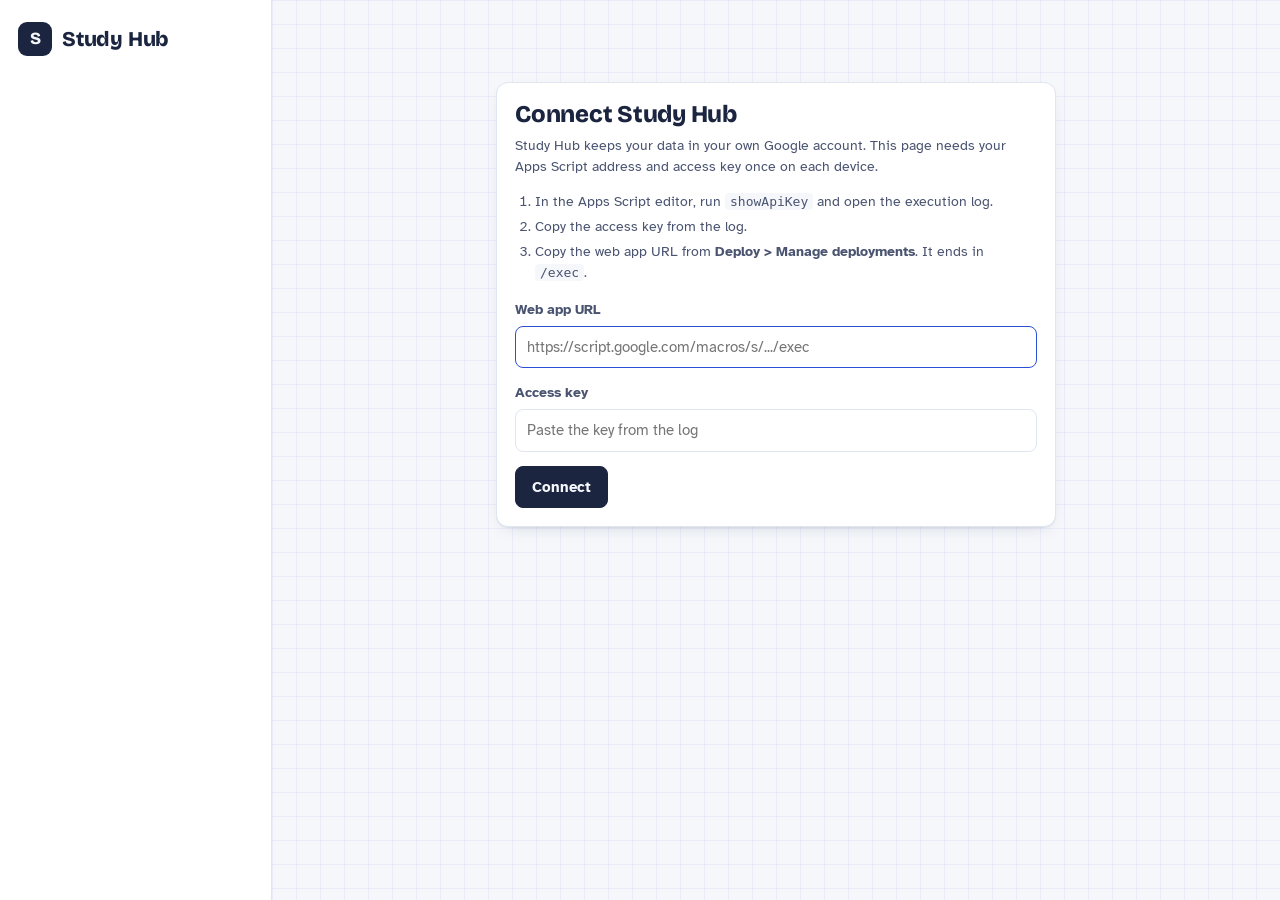
<file: hub/index.html>
<!DOCTYPE html>
<html lang="en">
<head>
<meta charset="utf-8">
<meta name="viewport" content="width=device-width, initial-scale=1">
<title>Study Hub</title>
<link rel="icon" href="https://fonts.gstatic.com/s/e/notoemoji/latest/1f4da/512.png">
<link rel="preconnect" href="https://fonts.googleapis.com">
<link rel="preconnect" href="https://fonts.gstatic.com" crossorigin>
<link href="https://fonts.googleapis.com/css2?family=Atkinson+Hyperlegible:ital,wght@0,400;0,700;1,400&family=Bricolage+Grotesque:opsz,wght@12..96,500;12..96,700;12..96,800&display=swap" rel="stylesheet">
<link rel="stylesheet" href="css/styles.css">
</head>
<body>
<div class="app">
  <aside class="binder" id="binder" aria-label="Navigation"></aside>
  <div>
    <div class="mobile-bar">
      <button class="icon-btn" id="menuBtn" aria-label="Open menu"><svg viewBox="0 0 24 24" fill="none" stroke="currentColor" stroke-width="2"><path d="M4 6h16M4 12h16M4 18h16"/></svg></button>
      <strong>Study Hub</strong>
    </div>
    <main class="main" id="main"><div class="loading"><div><div class="spinner"></div><p>Opening your binder&#x2026;</p></div></div></main>
  </div>
</div>
<section class="dock hidden" id="dock" aria-label="Music player">
  <div class="dock-video"><div id="ytPlayer"></div></div>
  <div class="dock-body">
    <div class="dock-top">
      <div class="dock-info"><div class="dock-title" id="dkTitle">Nothing playing</div><div class="dock-sub" id="dkSub"></div></div>
      <a class="icon-btn" id="dkYt" href="#" target="_blank" rel="noopener" title="Open on YouTube" aria-label="Open on YouTube"></a>
      <button class="icon-btn" data-act="p-min" id="dkMin" title="Make player smaller" aria-label="Make player smaller"></button>
      <button class="icon-btn" data-act="p-close" title="Stop and close player" aria-label="Stop and close player"></button>
    </div>
    <div class="dock-progress"><span id="dkCur">0:00</span><input type="range" id="dkSeek" min="0" max="1000" value="0" aria-label="Song position"><span id="dkDur">0:00</span></div>
    <div class="dock-controls">
      <button class="icon-btn" data-act="p-shuffle" id="dkShuffle" title="Shuffle" aria-label="Shuffle"></button>
      <button class="icon-btn" data-act="p-prev" id="dkPrev" title="Previous" aria-label="Previous"></button>
      <button class="icon-btn play" data-act="p-toggle" id="dkPlay" title="Play" aria-label="Play"></button>
      <button class="icon-btn" data-act="p-next" id="dkNext" title="Next" aria-label="Next"></button>
      <button class="icon-btn rep" data-act="p-repeat" id="dkRepeat" title="Repeat" aria-label="Repeat"></button>
      <span class="vol"><span id="dkVolIcon"></span><input type="range" id="dkVol" min="0" max="100" value="70" aria-label="Volume"></span>
    </div>
  </div>
</section>
<dialog id="dlg"></dialog>
<div class="toasts" id="toasts" aria-live="polite"></div>
<script src="js/config.js"></script>
<script src="js/api.js"></script>
<script src="js/app.js"></script>
<script src="js/contents.js"></script>
<script src="js/app2.js"></script>
<script>
setTimeout(function () {
  if (window.__shPart1 && window.__shPart2 && window.__shContents) return;
  var missing = !window.shApi ? 'js/api.js' : !window.__shPart1 ? 'js/app.js' : !window.__shContents ? 'js/contents.js' : 'js/app2.js';
  document.body.innerHTML = '<div style="max-width:560px;margin:60px auto;font-family:sans-serif;line-height:1.6;padding:0 16px">' +
    '<h2>Study Hub could not start<\/h2><p>The file <b>' + missing + '<\/b> did not load or has a typing error. ' +
    'Check that it was uploaded to the repository in full, then reload this page.<\/p><\/div>';
}, 8000);
</script>
</body>
</html>
</file>
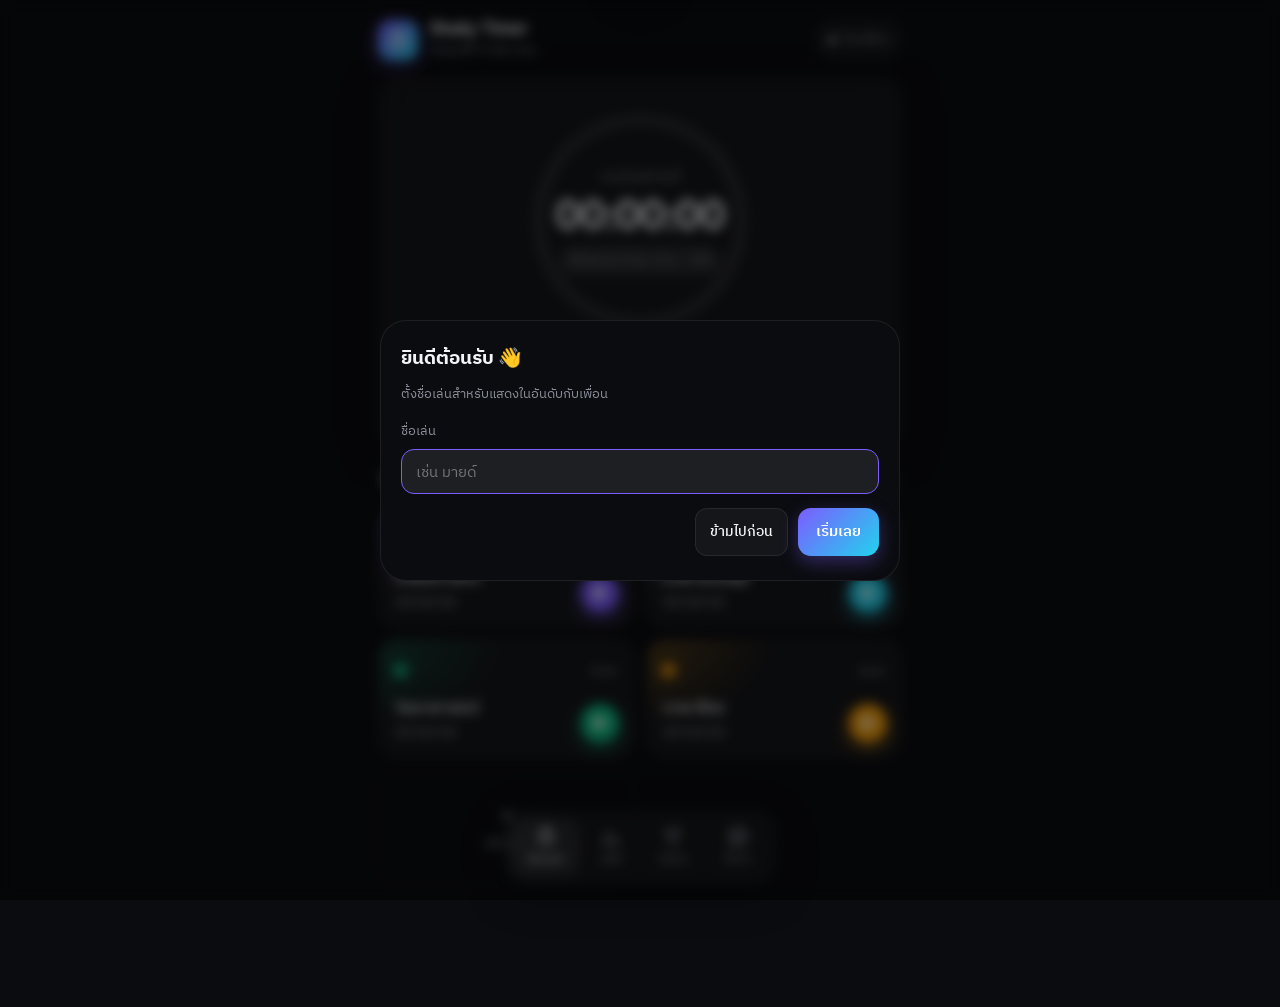
<file: index (1).html>
<!DOCTYPE html>
<html lang="th" data-theme="dark">
<head>
<meta charset="UTF-8">
<meta name="viewport" content="width=device-width, initial-scale=1.0, viewport-fit=cover">
<meta name="theme-color" content="#0b0c10">
<title>Study Timer</title>
<link rel="preconnect" href="https://fonts.googleapis.com">
<link rel="preconnect" href="https://fonts.gstatic.com" crossorigin>
<link href="https://fonts.googleapis.com/css2?family=Inter:wght@300;400;600;700;800&family=IBM+Plex+Sans+Thai:wght@400;500;600;700&display=swap" rel="stylesheet">
<style>
:root{
  --accent:#7c5cff; --accent2:#22d3ee;
  --grad:linear-gradient(135deg,var(--accent),var(--accent2));
  --radius:22px; --ease:cubic-bezier(.2,.8,.2,1);
}
[data-theme="dark"]{
  --bg:#0b0c10; --surface:rgba(255,255,255,.045); --surface2:rgba(255,255,255,.08);
  --border:rgba(255,255,255,.08); --text:#f3f4f6; --muted:#8b909b; --shadow:0 10px 40px rgba(0,0,0,.35);
  --blob1:rgba(124,92,255,.28); --blob2:rgba(34,211,238,.16);
}
[data-theme="light"]{
  --bg:#f5f6fb; --surface:rgba(255,255,255,.8); --surface2:#eef0f6;
  --border:rgba(15,20,40,.08); --text:#12141a; --muted:#6b7080; --shadow:0 10px 30px rgba(30,40,80,.08);
  --blob1:rgba(124,92,255,.16); --blob2:rgba(34,211,238,.14);
}
*{box-sizing:border-box;margin:0;padding:0;-webkit-tap-highlight-color:transparent}
html,body{background:var(--bg);color:var(--text)}
body{font-family:"Inter","IBM Plex Sans Thai",system-ui,sans-serif;min-height:100vh;overflow-x:hidden;transition:background .3s}
button,input{font:inherit;color:inherit}
button{cursor:pointer;border:none;background:none}
.num{font-variant-numeric:tabular-nums;font-feature-settings:"tnum"}
.bg{position:fixed;inset:0;z-index:-1;pointer-events:none;
  background:radial-gradient(600px 400px at 10% -10%,var(--blob1),transparent 70%),
             radial-gradient(500px 400px at 110% 10%,var(--blob2),transparent 70%)}
.app{max-width:560px;margin:0 auto;padding:18px 18px 120px}

/* top bar */
.top{display:flex;align-items:center;justify-content:space-between;margin-bottom:18px}
.brand{display:flex;align-items:center;gap:12px}
.logo{width:40px;height:40px;border-radius:13px;background:var(--grad);display:grid;place-items:center;box-shadow:0 6px 20px rgba(124,92,255,.4)}
.brand b{font-size:17px;display:block;letter-spacing:-.2px}
.brand small{font-size:12.5px;color:var(--muted)}
.chip{display:flex;align-items:center;gap:7px;padding:8px 12px;border-radius:999px;background:var(--surface);border:1px solid var(--border);font-size:12.5px;color:var(--muted);backdrop-filter:blur(12px)}
.chip .dot{width:8px;height:8px;border-radius:50%;background:var(--muted)}
.chip[data-s="ok"] .dot{background:#22c55e;box-shadow:0 0 0 4px rgba(34,197,94,.15)}
.chip[data-s="syncing"] .dot{background:#f59e0b;animation:pulse 1s infinite}
.chip[data-s="error"] .dot{background:#ef4444}

/* glass card */
.glass{background:var(--surface);border:1px solid var(--border);border-radius:var(--radius);backdrop-filter:blur(18px);-webkit-backdrop-filter:blur(18px);box-shadow:var(--shadow)}
.card{padding:18px;margin-bottom:14px}
.card h3{font-size:15px;font-weight:600}
.card-head{display:flex;align-items:center;justify-content:space-between;margin-bottom:14px}
.muted{color:var(--muted)}

/* hero */
.hero{padding:26px 18px 18px;text-align:center;margin-bottom:22px}
.ring-wrap{position:relative;width:230px;height:230px;margin:0 auto}
.ring{width:100%;height:100%;transform:rotate(-90deg)}
.ring circle{fill:none;stroke-width:12;stroke-linecap:round}
.ring .track{stroke:var(--surface2)}
.ring .prog{stroke:url(#grad);transition:stroke-dashoffset .6s var(--ease)}
.ring-center{position:absolute;inset:0;display:flex;flex-direction:column;align-items:center;justify-content:center}
.ring-center small{font-size:13px;color:var(--muted)}
.big{font-size:40px;font-weight:700;letter-spacing:-1px;margin:2px 0 6px}
.goal-btn{font-size:12.5px;color:var(--muted);padding:5px 10px;border-radius:999px;background:var(--surface2)}
.mini{display:grid;grid-template-columns:repeat(3,1fr);margin-top:18px;border-top:1px solid var(--border);padding-top:16px}
.mini b{display:block;font-size:20px;font-weight:700}
.mini span{font-size:12px;color:var(--muted)}
.mini>div+div{border-left:1px solid var(--border)}

/* subjects */
.sec-head{display:flex;align-items:center;justify-content:space-between;margin:0 4px 12px}
.sec-head h2{font-size:18px;font-weight:700}
.ghost{padding:8px 14px;border-radius:12px;background:var(--surface);border:1px solid var(--border);font-size:13.5px;font-weight:500}
.ghost:hover{background:var(--surface2)}
.grid{display:grid;grid-template-columns:repeat(2,1fr);gap:12px}
.subj{position:relative;padding:16px;border-radius:20px;background:var(--surface);border:1px solid var(--border);cursor:pointer;overflow:hidden;transition:transform .2s var(--ease),border-color .2s;text-align:left}
.subj::before{content:"";position:absolute;inset:0;background:radial-gradient(180px 120px at 0% 0%,color-mix(in srgb,var(--c) 22%,transparent),transparent 70%);pointer-events:none}
.subj:hover{transform:translateY(-2px);border-color:color-mix(in srgb,var(--c) 45%,transparent)}
.subj:active{transform:scale(.98)}
.subj-top{display:flex;justify-content:space-between;align-items:center;position:relative}
.sdot{width:11px;height:11px;border-radius:4px;background:var(--c);box-shadow:0 0 12px var(--c)}
.more{width:28px;height:28px;border-radius:9px;color:var(--muted);font-size:16px;line-height:1}
.more:hover{background:var(--surface2)}
.sname{font-weight:600;font-size:15.5px;margin:12px 0 2px;position:relative;white-space:nowrap;overflow:hidden;text-overflow:ellipsis}
.stime{font-size:14px;color:var(--muted);position:relative}
.splay{position:absolute;right:14px;bottom:14px;width:38px;height:38px;border-radius:50%;background:var(--c);display:grid;place-items:center;color:#fff;box-shadow:0 6px 18px color-mix(in srgb,var(--c) 50%,transparent)}
.add-card{display:flex;flex-direction:column;align-items:center;justify-content:center;gap:6px;min-height:118px;border:1.5px dashed var(--border);background:transparent;color:var(--muted);font-size:14px}
.add-card:hover{color:var(--text);border-color:var(--accent)}
.add-card span{font-size:24px;line-height:1}

/* tab bar */
.tabbar{position:fixed;left:50%;bottom:calc(16px + env(safe-area-inset-bottom));transform:translateX(-50%);display:flex;gap:4px;padding:6px;border-radius:22px;z-index:5}
.tabbar button{display:flex;flex-direction:column;align-items:center;gap:3px;padding:8px 16px;white-space:nowrap;border-radius:16px;font-size:11.5px;color:var(--muted);transition:all .2s var(--ease)}
.tabbar button.on{background:var(--surface2);color:var(--text)}
.tabbar svg{width:21px;height:21px}
.page{display:none;animation:fade .35s var(--ease)}
.page.on{display:block}

/* stats */
.week{display:flex;align-items:flex-end;gap:10px;height:170px}
.wcol{flex:1;display:flex;flex-direction:column;align-items:center;height:100%;gap:6px}
.wbar{width:100%;max-width:34px;flex:1;display:flex;flex-direction:column-reverse;border-radius:10px;overflow:hidden;background:var(--surface2)}
.wbar i{display:block;width:100%}
.wlab{font-size:11.5px;color:var(--muted)}
.wcol.today .wlab{color:var(--text);font-weight:600}
.wval{font-size:11px;color:var(--muted);height:14px}
.donut-wrap{display:flex;align-items:center;gap:20px}
.donut{width:136px;height:136px;border-radius:50%;flex-shrink:0;position:relative;background:var(--surface2)}
.donut-hole{position:absolute;inset:18px;border-radius:50%;background:var(--bg);display:flex;flex-direction:column;align-items:center;justify-content:center}
.donut-hole b{font-size:17px}.donut-hole small{font-size:11px;color:var(--muted)}
.legend{flex:1;min-width:0}
.lg{display:flex;align-items:center;gap:9px;padding:6px 0;font-size:13.5px}
.lg i{width:10px;height:10px;border-radius:3px;flex-shrink:0}
.lg .n{flex:1;white-space:nowrap;overflow:hidden;text-overflow:ellipsis}
.lg .t{color:var(--muted)}
.heat-days,.heat{display:grid;grid-template-columns:repeat(7,1fr);gap:6px}
.heat-days{font-size:11px;color:var(--muted);text-align:center;margin-bottom:6px}
.heat i{aspect-ratio:1;border-radius:7px;background:var(--surface2);position:relative}
.heat i[data-l="1"]{background:color-mix(in srgb,var(--accent) 30%,transparent)}
.heat i[data-l="2"]{background:color-mix(in srgb,var(--accent) 55%,transparent)}
.heat i[data-l="3"]{background:color-mix(in srgb,var(--accent) 80%,transparent)}
.heat i[data-l="4"]{background:var(--grad)}
.heat i.today{outline:2px solid var(--text);outline-offset:1px}
.heat i.future{visibility:hidden}
.heat-legend{display:flex;align-items:center;justify-content:flex-end;gap:5px;font-size:11px;color:var(--muted);margin-top:10px}
.heat-legend i{width:12px;height:12px;border-radius:3px}

/* rank */
.rk{display:flex;align-items:center;gap:12px;padding:11px 4px;border-top:1px solid var(--border)}
.rk:first-child{border-top:none}
.rk .pos{width:26px;text-align:center;font-weight:700;color:var(--muted)}
.rk .av{width:40px;height:40px;border-radius:14px;display:grid;place-items:center;font-weight:700;color:#fff;flex-shrink:0;position:relative}
.rk .av .live{position:absolute;right:-3px;bottom:-3px;width:13px;height:13px;border-radius:50%;background:#22c55e;border:2.5px solid var(--bg);animation:pulse 1.6s infinite}
.rk .who{flex:1;min-width:0}
.rk .who b{display:block;font-size:15px;font-weight:600;white-space:nowrap;overflow:hidden;text-overflow:ellipsis}
.rk .who small{font-size:12px;color:var(--muted)}
.rk .who small.on{color:#22c55e}
.rk .tm{font-weight:600;font-size:15px}
.rk.me{background:color-mix(in srgb,var(--accent) 10%,transparent);border-radius:14px;border-top-color:transparent}
.empty{text-align:center;padding:26px 10px;color:var(--muted);font-size:14px;line-height:1.6}

/* forms */
.form label{display:block;font-size:13px;color:var(--muted);margin-bottom:14px}
.form input{display:block;width:100%;margin-top:7px;padding:12px 14px;border-radius:13px;border:1px solid var(--border);background:var(--surface2);color:var(--text);font-size:15px;outline:none;transition:border .2s}
.form input:focus{border-color:var(--accent)}
.row{display:flex;gap:10px;flex-wrap:wrap}
.row-between{display:flex;align-items:center;justify-content:space-between;font-size:14px}
.btn{padding:12px 18px;border-radius:13px;background:var(--grad);color:#fff;font-weight:600;font-size:14.5px;box-shadow:0 6px 18px rgba(124,92,255,.35)}
.btn:active,.ghost:active{transform:scale(.97)}
.seg{display:flex;background:var(--surface2);padding:4px;border-radius:12px}
.seg button{padding:7px 14px;border-radius:9px;font-size:13px;color:var(--muted)}
.seg button.on{background:var(--bg);color:var(--text);box-shadow:0 2px 8px rgba(0,0,0,.15)}
.danger{color:#ef4444}
.help{font-size:12.5px;color:var(--muted);line-height:1.6;margin-top:4px}

/* modal */
.modal{position:fixed;inset:0;background:rgba(0,0,0,.5);backdrop-filter:blur(6px);display:none;align-items:flex-end;justify-content:center;z-index:20}
.modal.on{display:flex;animation:fade .2s}
.sheet{width:100%;max-width:520px;background:var(--bg);border:1px solid var(--border);border-radius:26px 26px 0 0;padding:22px 20px calc(24px + env(safe-area-inset-bottom));animation:up .3s var(--ease)}
@media(min-width:600px){.modal{align-items:center}.sheet{border-radius:26px}}
.sheet h3{font-size:19px;margin-bottom:16px}
.swatches{display:flex;gap:10px;flex-wrap:wrap;margin:4px 0 20px}
.sw{width:34px;height:34px;border-radius:11px;background:var(--c);transition:transform .15s}
.sw.on{outline:3px solid var(--text);outline-offset:2px;transform:scale(1.05)}
.sheet .row{justify-content:flex-end}

/* focus */
#focus{position:fixed;inset:0;z-index:30;display:none;flex-direction:column;align-items:center;justify-content:center;gap:26px;color:#fff;
  background:radial-gradient(700px 500px at 50% 20%,color-mix(in srgb,var(--fc,#7c5cff) 35%,transparent),transparent 70%),#05060a}
#focus.on{display:flex;animation:fade .4s}
.f-chip{display:flex;align-items:center;gap:9px;padding:9px 16px;border-radius:999px;background:rgba(255,255,255,.08);font-size:15px}
.f-chip i{width:10px;height:10px;border-radius:50%;background:var(--fc)}
.f-ring{position:relative;width:min(78vw,320px);aspect-ratio:1}
.f-ring svg{width:100%;height:100%;transform:rotate(-90deg)}
.f-ring circle{fill:none;stroke-width:6;stroke-linecap:round}
.f-ring .track{stroke:rgba(255,255,255,.08)}
.f-ring .prog{stroke:var(--fc);filter:drop-shadow(0 0 8px var(--fc));transition:stroke-dashoffset 1s linear}
.f-center{position:absolute;inset:0;display:flex;flex-direction:column;align-items:center;justify-content:center}
.f-time{font-size:min(14vw,60px);font-weight:300;letter-spacing:-1px}
.f-sub{font-size:14px;opacity:.6;margin-top:4px}
.f-stop{display:flex;align-items:center;gap:10px;padding:16px 34px;border-radius:999px;background:#fff;color:#05060a;font-weight:700;font-size:16px;box-shadow:0 10px 40px rgba(255,255,255,.15)}
.f-stop:active{transform:scale(.96)}
.f-hint{font-size:12px;opacity:.4;text-align:center;padding:0 20px}

/* toast */
#toast{position:fixed;left:50%;top:18px;transform:translate(-50%,-250%);padding:12px 18px;border-radius:14px;background:var(--text);color:var(--bg);font-size:14px;font-weight:500;z-index:40;transition:transform .35s var(--ease);max-width:90vw;box-shadow:var(--shadow)}
#toast.on{transform:translate(-50%,0)}

@keyframes fade{from{opacity:0}to{opacity:1}}
@keyframes up{from{transform:translateY(40px);opacity:0}to{transform:none;opacity:1}}
@keyframes pulse{50%{opacity:.4}}
@media(max-width:380px){.big{font-size:34px}.ring-wrap{width:200px;height:200px}.tabbar button{padding:8px 12px}}
</style>
</head>
<body>
<div class="bg"></div>

<div class="app">
  <header class="top">
    <div class="brand">
      <div class="logo"><svg width="20" height="20" viewBox="0 0 24 24" fill="none" stroke="#fff" stroke-width="2.4" stroke-linecap="round"><circle cx="12" cy="13" r="8"/><path d="M12 9v4l2.5 2M9 2h6"/></svg></div>
      <div><b>Study Timer</b><small id="dateText"></small></div>
    </div>
    <button class="chip" id="syncChip" data-s="local"><span class="dot"></span><span id="syncText">ในเครื่อง</span></button>
  </header>

  <!-- หน้าจับเวลา -->
  <section class="page on" id="p-home">
    <div class="hero glass">
      <div class="ring-wrap">
        <svg class="ring" viewBox="0 0 200 200">
          <defs><linearGradient id="grad" x1="0" y1="0" x2="1" y2="1"><stop offset="0" stop-color="#7c5cff"/><stop offset="1" stop-color="#22d3ee"/></linearGradient></defs>
          <circle class="track" cx="100" cy="100" r="88"/>
          <circle class="prog" id="goalRing" cx="100" cy="100" r="88"/>
        </svg>
        <div class="ring-center">
          <small>อ่านไปแล้ววันนี้</small>
          <div class="big num" id="total">00:00:00</div>
          <button class="goal-btn" id="goalBtn"></button>
        </div>
      </div>
      <div class="mini">
        <div><b class="num" id="mCount">0</b><span>รอบวันนี้</span></div>
        <div><b class="num" id="mMax">0 น.</b><span>โฟกัสนานสุด</span></div>
        <div><b class="num" id="mStreak">0</b><span>วันติดกัน 🔥</span></div>
      </div>
    </div>
    <div class="sec-head"><h2>วิชา</h2><span class="muted" style="font-size:13px">แตะการ์ดเพื่อเริ่ม</span></div>
    <div class="grid" id="subjects"></div>
  </section>

  <!-- หน้าสถิติ -->
  <section class="page" id="p-stats">
    <div class="glass card">
      <div class="card-head"><h3>7 วันล่าสุด</h3><span class="muted num" id="weekTotal" style="font-size:13px"></span></div>
      <div class="week" id="week"></div>
    </div>
    <div class="glass card">
      <div class="card-head"><h3>สัดส่วนวิชา · 7 วัน</h3></div>
      <div class="donut-wrap">
        <div class="donut" id="donut"><div class="donut-hole"><b class="num" id="donutTotal">0</b><small>ชั่วโมง</small></div></div>
        <div class="legend" id="legend"></div>
      </div>
    </div>
    <div class="glass card">
      <div class="card-head"><h3>5 สัปดาห์ล่าสุด</h3></div>
      <div class="heat-days"><span>อา</span><span>จ</span><span>อ</span><span>พ</span><span>พฤ</span><span>ศ</span><span>ส</span></div>
      <div class="heat" id="heat"></div>
      <div class="heat-legend">น้อย <i style="background:var(--surface2)"></i><i style="background:color-mix(in srgb,var(--accent) 30%,transparent)"></i><i style="background:color-mix(in srgb,var(--accent) 55%,transparent)"></i><i style="background:color-mix(in srgb,var(--accent) 80%,transparent)"></i><i style="background:var(--grad)"></i> มาก</div>
    </div>
  </section>

  <!-- หน้าอันดับ -->
  <section class="page" id="p-rank">
    <div class="glass card">
      <div class="card-head"><h3>อันดับวันนี้</h3><button class="ghost" id="rankRefresh">รีเฟรช</button></div>
      <div id="rankList"></div>
    </div>
  </section>

  <!-- หน้าตั้งค่า -->
  <section class="page" id="p-settings">
    <div class="glass card form">
      <div class="card-head"><h3>เชื่อม Google Sheets</h3></div>
      <label>ชื่อเล่น (แสดงในอันดับ)<input id="cfgUser" maxlength="30" placeholder="เช่น มายด์"></label>
      <label>URL ของ Google Apps Script<input id="cfgApi" placeholder="https://script.google.com/macros/s/.../exec"></label>
      <div class="row"><button class="btn" id="cfgSave">บันทึก</button><button class="ghost" id="cfgTest">ทดสอบการเชื่อมต่อ</button><button class="ghost" id="cfgSync">ซิงก์ตอนนี้</button></div>
      <p class="help">เพื่อนที่ใช้ URL เดียวกันจะเห็นกันในหน้าอันดับ ถ้าไม่ใส่ URL ข้อมูลจะเก็บไว้ในเครื่องนี้อย่างเดียว</p>
    </div>
    <div class="glass card form">
      <label>เป้าหมายต่อวัน (นาที)<input id="cfgGoal" type="number" min="10" step="10"></label>
      <div class="row-between"><span>ธีม</span><div class="seg" id="themeSeg"><button data-t="dark">มืด</button><button data-t="light">สว่าง</button></div></div>
    </div>
    <div class="glass card">
      <button class="ghost danger" id="resetLocal">ล้างข้อมูลในเครื่องนี้</button>
      <p class="help">ข้อมูลที่ซิงก์ขึ้น Google Sheets แล้วจะไม่ถูกลบ และจะโหลดกลับมาเมื่อเชื่อมต่ออีกครั้ง</p>
    </div>
  </section>
</div>

<nav class="tabbar glass" id="tabbar">
  <button class="on" data-p="p-home"><svg viewBox="0 0 24 24" fill="none" stroke="currentColor" stroke-width="2" stroke-linecap="round"><circle cx="12" cy="13" r="8"/><path d="M12 9v4l2.5 2M9 2h6"/></svg>จับเวลา</button>
  <button data-p="p-stats"><svg viewBox="0 0 24 24" fill="none" stroke="currentColor" stroke-width="2" stroke-linecap="round"><path d="M4 20V10M10 20V4M16 20v-7M22 20H2"/></svg>สถิติ</button>
  <button data-p="p-rank"><svg viewBox="0 0 24 24" fill="none" stroke="currentColor" stroke-width="2" stroke-linecap="round" stroke-linejoin="round"><path d="M8 21h8M12 17v4M7 4h10v5a5 5 0 0 1-10 0V4zM7 6H4v2a3 3 0 0 0 3 3M17 6h3v2a3 3 0 0 1-3 3"/></svg>อันดับ</button>
  <button data-p="p-settings"><svg viewBox="0 0 24 24" fill="none" stroke="currentColor" stroke-width="2" stroke-linecap="round"><circle cx="12" cy="12" r="3"/><path d="M19.4 15a1.7 1.7 0 0 0 .3 1.8l.1.1a2 2 0 1 1-2.8 2.8l-.1-.1a1.7 1.7 0 0 0-1.8-.3 1.7 1.7 0 0 0-1 1.5V21a2 2 0 1 1-4 0v-.1a1.7 1.7 0 0 0-1.1-1.5 1.7 1.7 0 0 0-1.8.3l-.1.1a2 2 0 1 1-2.8-2.8l.1-.1a1.7 1.7 0 0 0 .3-1.8 1.7 1.7 0 0 0-1.5-1H3a2 2 0 1 1 0-4h.1a1.7 1.7 0 0 0 1.5-1.1 1.7 1.7 0 0 0-.3-1.8l-.1-.1a2 2 0 1 1 2.8-2.8l.1.1a1.7 1.7 0 0 0 1.8.3H9a1.7 1.7 0 0 0 1-1.5V3a2 2 0 1 1 4 0v.1a1.7 1.7 0 0 0 1 1.5 1.7 1.7 0 0 0 1.8-.3l.1-.1a2 2 0 1 1 2.8 2.8l-.1.1a1.7 1.7 0 0 0-.3 1.8V9a1.7 1.7 0 0 0 1.5 1H21a2 2 0 1 1 0 4h-.1a1.7 1.7 0 0 0-1.5 1z"/></svg>ตั้งค่า</button>
</nav>

<!-- โหมดโฟกัส -->
<div id="focus">
  <div class="f-chip"><i></i><span id="fName"></span></div>
  <div class="f-ring">
    <svg viewBox="0 0 240 240"><circle class="track" cx="120" cy="120" r="108"/><circle class="prog" id="fRing" cx="120" cy="120" r="108"/></svg>
    <div class="f-center">
      <div class="f-time num" id="fTime">00:00:00</div>
      <div class="f-sub">รวมวันนี้ <span class="num" id="fTotal">00:00:00</span></div>
    </div>
  </div>
  <button class="f-stop" id="stopBtn"><svg width="14" height="14" viewBox="0 0 14 14"><rect width="14" height="14" rx="3" fill="currentColor"/></svg>หยุดพัก</button>
  <div class="f-hint">วงแหวนเต็ม 1 รอบ = 1 ชั่วโมง · กด Space เพื่อหยุด</div>
</div>

<div class="modal" id="modal"><div class="sheet" id="sheet"></div></div>
<div id="toast"></div>

<script>
/* ===== ตั้งค่า: ใส่ URL ของ Apps Script ตรงนี้ เพื่อให้ทุกคนที่เปิดเว็บเชื่อมต่อได้ทันที ===== */
const DEFAULT_API = '';

const KEY = 'studyTimer.v2', CFG_KEY = 'studyTimer.cfg';
const PALETTE = ['#7c5cff','#22d3ee','#f43f5e','#f59e0b','#10b981','#3b82f6','#ec4899','#84cc16','#f97316','#64748b'];
const DAYS = ['อา','จ','อ','พ','พฤ','ศ','ส'];
const RING = 2*Math.PI*88, FRING = 2*Math.PI*108;

const store = {
  get(k,d){ try{ const v = JSON.parse(localStorage.getItem(k)); return v ?? d; }catch(e){ return d; } },
  set(k,v){ try{ localStorage.setItem(k, JSON.stringify(v)); }catch(e){} }
};
const $ = id => document.getElementById(id);
const pad = n => String(n).padStart(2,'0');
const dkey = d => `${d.getFullYear()}-${pad(d.getMonth()+1)}-${pad(d.getDate())}`;
const today = () => dkey(new Date());
const hms = s => { s = Math.max(0,Math.floor(s)); return `${pad(Math.floor(s/3600))}:${pad(Math.floor(s%3600/60))}:${pad(s%60)}`; };
const short = s => { s = Math.floor(s); const h = Math.floor(s/3600), m = Math.floor(s%3600/60); return h ? `${h} ชม. ${m} น.` : `${m} น.`; };
const esc = t => String(t ?? '').replace(/[&<>"']/g, c => ({'&':'&amp;','<':'&lt;','>':'&gt;','"':'&quot;',"'":'&#39;'}[c]));
const uid = () => Date.now().toString(36) + Math.random().toString(36).slice(2,7);
const localStr = ms => { const d = new Date(ms); return `${dkey(d)} ${pad(d.getHours())}:${pad(d.getMinutes())}:${pad(d.getSeconds())}`; };
const colorOf = name => PALETTE[[...String(name)].reduce((a,c)=>a + c.charCodeAt(0), 0) % PALETTE.length];

/* ---------- state ---------- */
let cfg = Object.assign({ user:'', api:DEFAULT_API, theme:'dark', goal:180 }, store.get(CFG_KEY, {}));
if(!cfg.api && DEFAULT_API) cfg.api = DEFAULT_API;
let state = store.get(KEY, null) || migrate();
let syncStatus = 'local', syncing = false, rankData = null, wakeLock = null;

function migrate(){
  // ย้ายข้อมูลจากเวอร์ชันแรก (ถ้ามี)
  const old = store.get('studyTimer.v1', null);
  const s = {
    subjects: [
      {id:'s1', name:'คณิตศาสตร์', color:'#7c5cff'},
      {id:'s2', name:'ภาษาอังกฤษ', color:'#22d3ee'},
      {id:'s3', name:'วิทยาศาสตร์', color:'#10b981'},
      {id:'s4', name:'ภาษาไทย', color:'#f59e0b'}
    ],
    sessions: [], running: null, subjectsDirty: false
  };
  if(old && old.subjects){
    s.subjects = old.subjects;
    for(const [date, day] of Object.entries(old.log || {}))
      for(const [sid, sec] of Object.entries(day)){
        const sub = old.subjects.find(x => x.id === sid) || {};
        s.sessions.push({ id:`v1-${date}-${sid}`, date, subjectId:sid, subject:sub.name||'', color:sub.color||'#64748b', seconds:Math.round(sec), synced:false });
      }
  }
  return s;
}
const save = () => store.set(KEY, state);
const saveCfg = () => store.set(CFG_KEY, cfg);

/* ---------- คำนวณเวลา ---------- */
function liveSeconds(key){
  if(!state.running) return 0;
  const d = new Date(key + 'T00:00:00'), from = d.getTime(), to = from + 864e5;
  const s = Math.max(state.running.start, from), e = Math.min(Date.now(), to);
  return Math.max(0, (e - s) / 1000);
}
function dayMap(key){
  const m = {};
  for(const s of state.sessions) if(s.date === key) m[s.subjectId] = (m[s.subjectId] || 0) + s.seconds;
  if(state.running){ const l = liveSeconds(key); if(l) m[state.running.id] = (m[state.running.id] || 0) + l; }
  return m;
}
const dayTotal = key => Object.values(dayMap(key)).reduce((a,b) => a + b, 0);
function subjectInfo(id){
  const s = state.subjects.find(x => x.id === id);
  if(s) return s;
  const past = [...state.sessions].reverse().find(x => x.subjectId === id);
  return { id, name: past?.subject || 'วิชาที่ลบแล้ว', color: past?.color || '#64748b' };
}
function streak(){
  let n = 0; const d = new Date();
  if(dayTotal(dkey(d)) < 60) d.setDate(d.getDate() - 1);
  while(dayTotal(dkey(d)) >= 60){ n++; d.setDate(d.getDate() - 1); }
  return n;
}

/* ---------- เริ่ม / หยุด ---------- */
function start(id){
  if(state.running) stop(true);
  state.running = { id, start: Date.now() };
  save(); render(); keepAwake(true);
  const s = subjectInfo(id);
  pushStatus({ subjectId:id, subject:s.name, color:s.color, start:state.running.start });
}
function stop(silent){
  const r = state.running; if(!r) return;
  const end = Date.now(), s = subjectInfo(r.id), base = uid();
  let t = r.start, i = 0;
  while(t < end){ // แบ่งตามวัน เผื่ออ่านข้ามเที่ยงคืน
    const next = new Date(t); next.setHours(24,0,0,0);
    const segEnd = Math.min(end, next.getTime()), sec = Math.round((segEnd - t) / 1000);
    if(sec >= 1) state.sessions.push({ id:`${base}-${i++}`, date:dkey(new Date(t)), subjectId:r.id, subject:s.name, color:s.color,
      start:localStr(t), end:localStr(segEnd), seconds:sec, synced:false });
    t = segEnd;
  }
  state.running = null;
  save(); render(); keepAwake(false);
  if(!silent) toast(`บันทึกแล้ว · ${s.name} ${short((end - r.start)/1000)}`);
  pushStatus(null); flush();
}

async function keepAwake(on){
  try{
    if(on && 'wakeLock' in navigator && !wakeLock){
      wakeLock = await navigator.wakeLock.request('screen');
      wakeLock.addEventListener('release', () => { wakeLock = null; });
    }
    if(!on && wakeLock){ await wakeLock.release(); wakeLock = null; }
  }catch(e){ wakeLock = null; }
}

/* ---------- Google Sheets API ---------- */
async function api(action, payload = {}, method = 'POST'){
  if(!cfg.api) throw new Error('ยังไม่ได้ใส่ URL');
  let res;
  if(method === 'GET'){
    const u = new URL(cfg.api);
    for(const [k,v] of Object.entries({ action, ...payload })) u.searchParams.set(k, v);
    res = await fetch(u, { redirect:'follow' });
  }else{
    // ใช้ text/plain เพื่อเลี่ยง CORS preflight ของ Apps Script
    res = await fetch(cfg.api, { method:'POST', redirect:'follow', headers:{'Content-Type':'text/plain;charset=utf-8'}, body:JSON.stringify({ action, ...payload }) });
  }
  const data = await res.json();
  if(!data.ok) throw new Error(data.error || 'error');
  return data;
}
const online = () => !!(cfg.api && cfg.user);

async function flush(){
  if(!online()){ syncStatus = 'local'; return renderSync(); }
  if(syncing) return;
  syncing = true; syncStatus = 'syncing'; renderSync();
  try{
    if(state.subjectsDirty){
      await api('subjects', { user:cfg.user, subjects:state.subjects });
      state.subjectsDirty = false;
    }
    const pending = state.sessions.filter(s => !s.synced);
    if(pending.length){
      const r = await api('sessions', { user:cfg.user, sessions:pending.map(({synced, ...s}) => s) });
      const ok = new Set(r.ids);
      state.sessions.forEach(s => { if(ok.has(s.id)) s.synced = true; });
    }
    save(); syncStatus = 'ok';
  }catch(e){ syncStatus = 'error'; console.warn(e); }
  syncing = false; renderSync();
}

async function pull(){
  if(!online()) return;
  syncStatus = 'syncing'; renderSync();
  try{
    const r = await api('load', { user:cfg.user }, 'GET');
    const ids = new Set(r.sessions.map(s => s.id));
    const unsynced = state.sessions.filter(s => !s.synced && !ids.has(s.id));
    state.sessions = r.sessions.map(s => ({ ...s, seconds:Number(s.seconds) || 0, synced:true })).concat(unsynced);
    if(r.subjects.length && !state.subjectsDirty) state.subjects = r.subjects;
    else if(!r.subjects.length && state.subjects.length) state.subjectsDirty = true;
    save(); render();
    syncing = false; await flush();
  }catch(e){ syncStatus = 'error'; renderSync(); console.warn(e); }
}

let statusTimer = null;
function pushStatus(running){
  clearInterval(statusTimer);
  if(!online()) return;
  const send = () => api('status', { user:cfg.user, running }).catch(() => {});
  send();
  if(running) statusTimer = setInterval(send, 4 * 60 * 1000); // ส่งสัญญาณว่ายังอ่านอยู่
}

async function fetchRank(){
  if(!cfg.api){ rankData = null; return renderRank(); }
  const btn = $('rankRefresh'); btn.textContent = 'กำลังโหลด…';
  try{ rankData = await api('rank', { date:today() }, 'GET'); rankData.fetchedAt = Date.now(); }
  catch(e){ toast('โหลดอันดับไม่สำเร็จ'); }
  btn.textContent = 'รีเฟรช'; renderRank();
}

/* ---------- render ---------- */
function renderHeader(){
  const now = new Date();
  $('dateText').textContent = now.toLocaleDateString('th-TH', { weekday:'long', day:'numeric', month:'long' });
  const tot = dayTotal(today()), pct = Math.min(1, tot / (cfg.goal * 60));
  $('total').textContent = hms(tot);
  $('goalRing').style.strokeDasharray = RING;
  $('goalRing').style.strokeDashoffset = RING * (1 - pct);
  $('goalBtn').textContent = `เป้าหมาย ${short(cfg.goal*60)} · ${Math.floor(pct*100)}%`;
  const todays = state.sessions.filter(s => s.date === today());
  const cur = state.running ? (Date.now() - state.running.start) / 1000 : 0;
  $('mCount').textContent = todays.length + (state.running ? 1 : 0);
  $('mMax').textContent = short(Math.max(cur, ...todays.map(s => s.seconds), 0));
  $('mStreak').textContent = streak();
}

function renderSubjects(){
  const m = dayMap(today());
  $('subjects').innerHTML = state.subjects.map(s => {
    const on = state.running?.id === s.id;
    return `<div class="subj" style="--c:${esc(s.color)}" data-play="${esc(s.id)}">
      <div class="subj-top"><span class="sdot"></span><button class="more" data-edit="${esc(s.id)}" aria-label="แก้ไข">•••</button></div>
      <div class="sname">${esc(s.name)}</div>
      <div class="stime num" data-time="${esc(s.id)}">${hms(m[s.id] || 0)}</div>
      <span class="splay">${on ? '<svg width="12" height="12" viewBox="0 0 12 12"><rect x="1" y="1" width="3.5" height="10" rx="1" fill="#fff"/><rect x="7.5" y="1" width="3.5" height="10" rx="1" fill="#fff"/></svg>'
                              : '<svg width="12" height="14" viewBox="0 0 12 14"><path d="M1 1.5v11a1 1 0 0 0 1.5.9l9-5.5a1 1 0 0 0 0-1.8l-9-5.5A1 1 0 0 0 1 1.5z" fill="#fff"/></svg>'}</span>
    </div>`;
  }).join('') + `<button class="subj add-card" id="addSubj"><span>+</span>เพิ่มวิชา</button>`;
}

function renderStats(){
  const days = [...Array(7)].map((_, i) => { const d = new Date(); d.setDate(d.getDate() - 6 + i); return d; });
  const maps = days.map(d => dayMap(dkey(d)));
  const totals = maps.map(m => Object.values(m).reduce((a,b) => a + b, 0));
  const max = Math.max(3600, ...totals), sum = totals.reduce((a,b) => a + b, 0);
  $('weekTotal').textContent = `รวม ${short(sum)}`;
  $('week').innerHTML = days.map((d, i) => {
    const segs = Object.entries(maps[i]).sort((a,b) => b[1] - a[1])
      .map(([id, sec]) => `<i style="height:${sec / max * 100}%;background:${esc(subjectInfo(id).color)}"></i>`).join('');
    return `<div class="wcol ${i === 6 ? 'today' : ''}"><div class="wval num">${totals[i] ? (totals[i]/3600).toFixed(1) : ''}</div>
      <div class="wbar">${segs}</div><div class="wlab">${i === 6 ? 'วันนี้' : DAYS[d.getDay()]}</div></div>`;
  }).join('');

  // donut
  const agg = {};
  maps.forEach(m => Object.entries(m).forEach(([id, s]) => agg[id] = (agg[id] || 0) + s));
  const rows = Object.entries(agg).filter(([,s]) => s >= 1).sort((a,b) => b[1] - a[1]);
  let acc = 0;
  const stops = rows.map(([id, s]) => { const a = acc / sum * 360; acc += s; return `${subjectInfo(id).color} ${a}deg ${acc / sum * 360}deg`; });
  $('donut').style.background = rows.length ? `conic-gradient(${stops.join(',')})` : '';
  $('donutTotal').textContent = (sum / 3600).toFixed(1);
  $('legend').innerHTML = rows.length
    ? rows.slice(0, 6).map(([id, s]) => { const x = subjectInfo(id);
        return `<div class="lg"><i style="background:${esc(x.color)}"></i><span class="n">${esc(x.name)}</span><span class="t num">${Math.round(s / sum * 100)}%</span></div>`; }).join('')
    : '<div class="muted" style="font-size:13.5px">ยังไม่มีข้อมูล</div>';

  // heatmap 5 สัปดาห์
  const now = new Date(), startD = new Date(now); startD.setDate(now.getDate() - now.getDay() - 28);
  let cells = '';
  for(let i = 0; i < 35; i++){
    const d = new Date(startD); d.setDate(startD.getDate() + i);
    const k = dkey(d), h = d > now ? 0 : dayTotal(k) / 3600;
    const l = h === 0 ? 0 : h < 1 ? 1 : h < 2 ? 2 : h < 4 ? 3 : 4;
    cells += `<i data-l="${l}" class="${k === today() ? 'today' : ''} ${d > now ? 'future' : ''}" title="${d.getDate()}/${d.getMonth()+1} · ${short(h*3600)}"></i>`;
  }
  $('heat').innerHTML = cells;
}

function renderRank(){
  const el = $('rankList');
  if(!cfg.api){
    el.innerHTML = `<div class="empty">ยังไม่ได้เชื่อม Google Sheets<br>ไปที่หน้า <b>ตั้งค่า</b> เพื่อใส่ URL แล้วชวนเพื่อนมาแข่งกัน</div>`; return;
  }
  if(!rankData){ el.innerHTML = '<div class="empty">กำลังโหลด…</div>'; return; }
  const map = {};
  rankData.totals.forEach(t => map[t.user] = { user:t.user, seconds:Number(t.seconds) });
  const midnight = new Date(); midnight.setHours(0,0,0,0);
  const drift = rankData.serverTime ? rankData.fetchedAt - rankData.serverTime : 0;
  rankData.live.forEach(l => {
    if(l.user === cfg.user) return; // ของเราใช้ข้อมูลในเครื่อง
    const r = map[l.user] = map[l.user] || { user:l.user, seconds:0 };
    r.live = l; r.seconds += Math.max(0, (Date.now() - drift - Math.max(l.start, midnight.getTime())) / 1000);
  });
  if(cfg.user){
    map[cfg.user] = { user:cfg.user, seconds:dayTotal(today()), live: state.running ? { subject:subjectInfo(state.running.id).name } : null };
  }
  const list = Object.values(map).filter(r => r.seconds >= 1 || r.live).sort((a,b) => b.seconds - a.seconds);
  if(!list.length){ el.innerHTML = '<div class="empty">วันนี้ยังไม่มีใครเริ่มอ่าน เป็นคนแรกเลย!</div>'; return; }
  const medal = ['🥇','🥈','🥉'];
  el.innerHTML = list.map((r, i) => `
    <div class="rk ${r.user === cfg.user ? 'me' : ''}">
      <div class="pos">${medal[i] || i + 1}</div>
      <div class="av" style="background:${colorOf(r.user)}">${esc([...r.user][0] || '?').toUpperCase()}${r.live ? '<span class="live"></span>' : ''}</div>
      <div class="who"><b>${esc(r.user)}${r.user === cfg.user ? ' (คุณ)' : ''}</b>
        <small class="${r.live ? 'on' : ''}">${r.live ? 'กำลังอ่าน · ' + esc(r.live.subject) : 'พักอยู่'}</small></div>
      <div class="tm num">${hms(r.seconds)}</div>
    </div>`).join('');
}

function renderFocus(){
  const f = $('focus');
  if(!state.running){ f.classList.remove('on'); document.title = 'Study Timer'; return; }
  const s = subjectInfo(state.running.id), sec = (Date.now() - state.running.start) / 1000;
  f.classList.add('on');
  f.style.setProperty('--fc', s.color);
  $('fName').textContent = s.name;
  $('fTime').textContent = hms(sec);
  $('fTotal').textContent = hms(dayTotal(today()));
  $('fRing').style.strokeDasharray = FRING;
  $('fRing').style.strokeDashoffset = FRING * (1 - (sec % 3600) / 3600);
  document.title = `${hms(sec)} · ${s.name}`;
}

function renderSync(){
  const pending = state.sessions.filter(s => !s.synced).length;
  const text = { local:'ในเครื่อง', syncing:'กำลังซิงก์…', ok:'ซิงก์แล้ว', error:`ค้าง ${pending} รายการ` }[syncStatus];
  $('syncChip').dataset.s = syncStatus;
  $('syncText').textContent = syncStatus === 'error' && !pending ? 'เชื่อมต่อไม่ได้' : text;
}

function renderSettings(){
  $('cfgUser').value = cfg.user; $('cfgApi').value = cfg.api; $('cfgGoal').value = cfg.goal;
  document.querySelectorAll('#themeSeg button').forEach(b => b.classList.toggle('on', b.dataset.t === cfg.theme));
}

function applyTheme(){
  document.documentElement.dataset.theme = cfg.theme;
  document.querySelector('meta[name=theme-color]').content = cfg.theme === 'dark' ? '#0b0c10' : '#f5f6fb';
}

function render(){ renderHeader(); renderSubjects(); renderStats(); renderFocus(); renderSync(); if(isPage('p-rank')) renderRank(); }
const isPage = id => $(id).classList.contains('on');

/* ---------- modal & toast ---------- */
function openModal(html){ $('sheet').innerHTML = html; $('modal').classList.add('on'); setTimeout(() => $('sheet').querySelector('input')?.focus(), 50); }
function closeModal(){ $('modal').classList.remove('on'); }
$('modal').addEventListener('click', e => { if(e.target.id === 'modal' || e.target.dataset.close !== undefined) closeModal(); });

let toastT;
function toast(msg){ const t = $('toast'); t.textContent = msg; t.classList.add('on'); clearTimeout(toastT); toastT = setTimeout(() => t.classList.remove('on'), 2600); }

function subjectModal(id){
  const s = id ? state.subjects.find(x => x.id === id) : { name:'', color:PALETTE[state.subjects.length % PALETTE.length] };
  let color = s.color;
  openModal(`
    <h3>${id ? 'แก้ไขวิชา' : 'เพิ่มวิชาใหม่'}</h3>
    <div class="form"><label>ชื่อวิชา<input id="mName" maxlength="30" value="${esc(s.name)}" placeholder="เช่น ฟิสิกส์"></label></div>
    <div class="muted" style="font-size:13px">สี</div>
    <div class="swatches">${PALETTE.map(c => `<button class="sw ${c === color ? 'on' : ''}" style="--c:${c}" data-c="${c}"></button>`).join('')}</div>
    <div class="row">
      ${id ? '<button class="ghost danger" id="mDel" style="margin-right:auto">ลบวิชา</button>' : ''}
      <button class="ghost" data-close>ยกเลิก</button><button class="btn" id="mSave">บันทึก</button>
    </div>`);
  $('sheet').querySelectorAll('.sw').forEach(b => b.onclick = () => {
    color = b.dataset.c; $('sheet').querySelectorAll('.sw').forEach(x => x.classList.toggle('on', x === b));
  });
  const doSave = () => {
    const name = $('mName').value.trim(); if(!name) return $('mName').focus();
    if(id) Object.assign(s, { name, color }); else state.subjects.push({ id:'s' + uid(), name, color });
    state.subjectsDirty = true; save(); render(); closeModal(); flush();
  };
  $('mSave').onclick = doSave;
  $('mName').onkeydown = e => { if(e.key === 'Enter') doSave(); };
  if(id) $('mDel').onclick = () => {
    if(!confirm(`ลบวิชา "${s.name}"? เวลาที่บันทึกไว้ยังอยู่ในสถิติ`)) return;
    if(state.running?.id === id) stop();
    state.subjects = state.subjects.filter(x => x.id !== id);
    state.subjectsDirty = true; save(); render(); closeModal(); flush();
  };
}

function welcomeModal(){
  openModal(`
    <h3>ยินดีต้อนรับ 👋</h3>
    <p class="help" style="margin:-6px 0 16px">ตั้งชื่อเล่นสำหรับแสดงในอันดับกับเพื่อน</p>
    <div class="form"><label>ชื่อเล่น<input id="wName" maxlength="30" placeholder="เช่น มายด์"></label></div>
    <div class="row"><button class="ghost" data-close>ข้ามไปก่อน</button><button class="btn" id="wSave">เริ่มเลย</button></div>`);
  const go = () => { const v = $('wName').value.trim(); if(!v) return $('wName').focus();
    cfg.user = v; saveCfg(); renderSettings(); closeModal(); pull(); };
  $('wSave').onclick = go; $('wName').onkeydown = e => { if(e.key === 'Enter') go(); };
}

/* ---------- events ---------- */
$('subjects').addEventListener('click', e => {
  if(e.target.closest('#addSubj')) return subjectModal();
  const ed = e.target.closest('[data-edit]'); if(ed) return subjectModal(ed.dataset.edit);
  const p = e.target.closest('[data-play]'); if(p) start(p.dataset.play);
});
$('stopBtn').onclick = () => stop();
$('goalBtn').onclick = () => { showPage('p-settings'); $('cfgGoal').focus(); };
$('syncChip').onclick = () => online() ? pull() : showPage('p-settings');
$('rankRefresh').onclick = fetchRank;

$('cfgSave').onclick = () => {
  const user = $('cfgUser').value.trim(), apiUrl = $('cfgApi').value.trim();
  if(apiUrl && !/^https:\/\/script\.google(usercontent)?\.com\//.test(apiUrl)) return toast('URL ต้องขึ้นต้นด้วย https://script.google.com/');
  const changed = user !== cfg.user || apiUrl !== cfg.api;
  cfg.user = user; cfg.api = apiUrl; saveCfg(); toast('บันทึกแล้ว');
  if(changed){ rankData = null; online() ? pull() : (syncStatus = 'local', renderSync()); }
};
$('cfgTest').onclick = async () => {
  const prev = cfg.api; cfg.api = $('cfgApi').value.trim();
  try{ await api('ping', {}, 'GET'); toast('✅ เชื่อมต่อสำเร็จ'); }
  catch(e){ toast('❌ เชื่อมต่อไม่ได้ ตรวจ URL และสิทธิ์ "ทุกคน"'); }
  cfg.api = prev;
};
$('cfgSync').onclick = () => online() ? pull() : toast('ใส่ชื่อเล่นและ URL ก่อน');
$('cfgGoal').onchange = e => { const n = parseInt(e.target.value, 10); if(n > 0){ cfg.goal = n; saveCfg(); renderHeader(); } };
$('themeSeg').onclick = e => { const t = e.target.dataset.t; if(t){ cfg.theme = t; saveCfg(); applyTheme(); renderSettings(); } };
$('resetLocal').onclick = () => {
  const pending = state.sessions.filter(s => !s.synced).length;
  if(!confirm(pending ? `มี ${pending} รายการที่ยังไม่ได้ซิงก์ จะหายไปด้วย ยืนยันล้างข้อมูล?` : 'ล้างข้อมูลในเครื่องนี้?')) return;
  state = migrate(); state.sessions = []; save(); render(); pull(); toast('ล้างข้อมูลแล้ว');
};

function showPage(id){
  document.querySelectorAll('.page').forEach(p => p.classList.toggle('on', p.id === id));
  document.querySelectorAll('#tabbar button').forEach(b => b.classList.toggle('on', b.dataset.p === id));
  if(id === 'p-stats') renderStats();
  if(id === 'p-rank'){ renderRank(); fetchRank(); }
  window.scrollTo({ top:0, behavior:'smooth' });
}
$('tabbar').onclick = e => { const b = e.target.closest('button'); if(b) showPage(b.dataset.p); };

document.addEventListener('keydown', e => {
  if(e.code === 'Space' && state.running && !/INPUT|TEXTAREA/.test(e.target.tagName)){ e.preventDefault(); stop(); }
  if(e.key === 'Escape') closeModal();
});
document.addEventListener('visibilitychange', () => {
  if(document.visibilityState !== 'visible') return;
  render(); if(state.running) keepAwake(true);
  flush(); if(isPage('p-rank')) fetchRank();
});

/* ---------- loop ---------- */
setInterval(() => {
  renderHeader(); renderFocus();
  if(state.running){
    const el = document.querySelector(`[data-time="${CSS.escape(state.running.id)}"]`);
    if(el) el.textContent = hms(dayMap(today())[state.running.id] || 0);
    if(isPage('p-rank') && rankData) renderRank();
  }
}, 1000);
setInterval(() => { if(isPage('p-rank') && document.visibilityState === 'visible') fetchRank(); }, 30000);
setInterval(() => { if(state.sessions.some(s => !s.synced) || state.subjectsDirty) flush(); }, 60000);

applyTheme(); renderSettings(); render();
if(state.running) keepAwake(true);
if(!cfg.user) welcomeModal(); else pull();
</script>
</body>
</html>
</file>
<file: hub/css/styles.css>
:root {
  color-scheme: light;
  --paper: #F5F7FB;
  --sheet: #FFFFFF;
  --ink: #1B2540;
  --ink-2: #4A5470;
  --ink-3: #7D869C;
  --rule: #DFE5F1;
  --grid: rgba(43, 80, 214, 0.06);
  --pen: #2B50D6;
  --pen-ink: #FFFFFF;
  --red: #C8102E;
  --hl: #FFE45C;
  --hl-soft: #FFF3A8;
  --amber: #8A5A00;
  --ok: #0F7A52;
  --shadow: 0 1px 0 rgba(27, 37, 64, 0.06), 0 6px 18px -10px rgba(27, 37, 64, 0.25);
  --display: "Bricolage Grotesque", "Segoe UI", system-ui, sans-serif;
  --body: "Atkinson Hyperlegible", "Segoe UI", system-ui, sans-serif;
}
@media (prefers-color-scheme: dark) {
  :root {
    color-scheme: dark;
    --paper: #121823;
    --sheet: #1A2230;
    --ink: #E8ECF4;
    --ink-2: #B4BDD0;
    --ink-3: #8790A6;
    --rule: #2A3446;
    --grid: rgba(150, 175, 255, 0.05);
    --pen: #7E9BFF;
    --pen-ink: #0E1420;
    --red: #FF6B7F;
    --hl: rgba(255, 220, 70, 0.42);
    --hl-soft: rgba(255, 220, 70, 0.2);
    --amber: #FFD36B;
    --ok: #4FD49B;
    --shadow: 0 1px 0 rgba(0, 0, 0, 0.3), 0 8px 20px -12px rgba(0, 0, 0, 0.6);
  }
}
* { box-sizing: border-box; }
html, body { margin: 0; height: 100%; }
body {
  font-family: var(--body);
  font-size: 15px;
  line-height: 1.5;
  color: var(--ink);
  background: var(--paper);
  -webkit-font-smoothing: antialiased;
}
h1, h2, h3, h4 { font-family: var(--display); margin: 0; line-height: 1.15; letter-spacing: -0.01em; }
a { color: var(--pen); }
button, input, select, textarea { font: inherit; color: inherit; }
:focus-visible { outline: 3px solid var(--pen); outline-offset: 2px; border-radius: 4px; }
@media (prefers-reduced-motion: reduce) { * { animation: none !important; transition: none !important; } }

/* ---------- Layout: binder ---------- */
.app { display: grid; grid-template-columns: 272px 1fr; min-height: 100vh; }
.app > div { min-width: 0; }
.binder {
  position: sticky; top: 0; height: 100vh; overflow-y: auto;
  background: var(--sheet); border-right: 1px solid var(--rule);
  padding: 22px 0 22px 18px; overflow-x: hidden; display: flex; flex-direction: column; gap: 22px;
}
.brand { display: flex; align-items: center; gap: 10px; padding-right: 18px; }
.brand-mark {
  width: 34px; height: 34px; border-radius: 9px; background: var(--ink); color: var(--paper);
  display: grid; place-items: center; font-family: var(--display); font-weight: 800; font-size: 17px;
}
.brand h1 { font-size: 21px; font-weight: 800; }
.nav { display: flex; flex-direction: column; gap: 2px; padding-right: 18px; }
.nav button, .tab {
  display: flex; align-items: center; gap: 10px; width: 100%; text-align: left;
  border: 0; background: transparent; padding: 9px 12px; border-radius: 8px; cursor: pointer; color: var(--ink-2);
}
.nav button:hover { background: var(--paper); color: var(--ink); }
.nav button.active { background: var(--paper); color: var(--ink); font-weight: 700; }
.nav svg { width: 18px; height: 18px; flex: none; }
.side-label { font-size: 13px; color: var(--ink-3); padding: 0 12px; margin-bottom: 6px; display: flex; justify-content: space-between; align-items: center; padding-right: 30px; }
.tabs { display: flex; flex-direction: column; gap: 6px; padding-right: 12px; }
/* Subject dividers: coloured tabs that stick out past the binder edge */
.tab {
  position: relative; padding: 10px 14px; border-radius: 8px 0 0 8px; color: var(--ink);
  background: color-mix(in srgb, var(--c) 9%, var(--sheet));
  border-left: 4px solid var(--c);
  transition: transform .15s ease;
}
.tab::after {
  content: ""; position: absolute; top: 4px; bottom: 4px; right: -1px; width: 8px;
  background: var(--c); border-radius: 0 6px 6px 0; transition: width .15s ease, right .15s ease;
}
.tab:hover { transform: translateX(3px); }
.tab.active { font-weight: 700; background: color-mix(in srgb, var(--c) 18%, var(--sheet)); }
.tab.active::after { width: 14px; right: -8px; }
.tab .name { flex: 1; overflow: hidden; text-overflow: ellipsis; white-space: nowrap; }
.tab .count { font-size: 12px; color: var(--ink-2); min-width: 22px; text-align: right; padding-right: 8px; }
.add-subject {
  margin-right: 18px; border: 1.5px dashed var(--rule); background: transparent; border-radius: 8px;
  padding: 9px 12px; cursor: pointer; color: var(--ink-2); text-align: left;
}
.add-subject:hover { border-color: var(--pen); color: var(--pen); }
.side-foot { margin-top: auto; padding-right: 18px; font-size: 13px; color: var(--ink-3); }
.side-foot a { color: var(--ink-2); }

.main {
  min-width: 0; min-height: 100vh; padding: 28px clamp(16px, 4vw, 48px) 64px;
  background-color: var(--paper);
  background-image: linear-gradient(var(--grid) 1px, transparent 1px), linear-gradient(90deg, var(--grid) 1px, transparent 1px);
  background-size: 24px 24px;
}
.mobile-bar { display: none; }

/* ---------- Page header ---------- */
.page-head { display: flex; flex-wrap: wrap; align-items: flex-end; justify-content: space-between; gap: 16px; margin-bottom: 24px; }
.page-head h2 { font-size: clamp(28px, 4vw, 40px); font-weight: 800; }
.page-head p { margin: 6px 0 0; color: var(--ink-2); max-width: 60ch; }
.head-actions { display: flex; flex-wrap: wrap; gap: 8px; }

/* ---------- Buttons & inputs ---------- */
.btn {
  display: inline-flex; align-items: center; gap: 8px; border-radius: 8px; padding: 9px 16px; cursor: pointer;
  border: 1.5px solid var(--rule); background: var(--sheet); color: var(--ink); font-weight: 700; text-decoration: none; white-space: nowrap;
}
.btn:hover { border-color: var(--ink-3); }
.btn.primary { background: var(--ink); border-color: var(--ink); color: var(--paper); }
.btn.primary:hover { opacity: .9; }
.btn.danger { color: var(--red); }
.btn.small { padding: 6px 11px; font-size: 13px; }
.btn[disabled] { opacity: .55; cursor: progress; }
.btn svg { width: 16px; height: 16px; }
.icon-btn {
  width: 32px; height: 32px; display: grid; place-items: center; border-radius: 8px; border: 0;
  background: transparent; color: var(--ink-3); cursor: pointer;
}
.icon-btn:hover { background: var(--paper); color: var(--ink); }
.icon-btn svg { width: 17px; height: 17px; }
.field { display: flex; flex-direction: column; gap: 6px; margin-bottom: 14px; }
.field > span { font-size: 14px; font-weight: 700; color: var(--ink-2); }
.field small { color: var(--ink-3); font-size: 13px; }
.input, select.input, textarea.input {
  width: 100%; border: 1.5px solid var(--rule); background: var(--sheet); border-radius: 8px; padding: 9px 11px;
}
.input:focus { border-color: var(--pen); outline: none; }
textarea.input { min-height: 84px; resize: vertical; }
.row { display: grid; grid-template-columns: 1fr 1fr; gap: 12px; }
.seg { display: flex; flex-wrap: wrap; gap: 6px; }
.seg label { cursor: pointer; }
.seg input { position: absolute; opacity: 0; pointer-events: none; }
.seg span { display: inline-block; padding: 7px 13px; border-radius: 999px; border: 1.5px solid var(--rule); background: var(--sheet); font-size: 14px; }
.seg input:checked + span { background: var(--ink); color: var(--paper); border-color: var(--ink); }
.seg input:focus-visible + span { outline: 3px solid var(--pen); outline-offset: 2px; }
.color-code { display: flex; flex-wrap: wrap; align-items: center; gap: 10px; }
.color-code input[type=color] {
  width: 44px; height: 42px; padding: 3px; border: 1.5px solid var(--rule); border-radius: 8px; background: var(--sheet); cursor: pointer;
}
.color-code input[type=color]::-webkit-color-swatch-wrapper { padding: 0; }
.color-code input[type=color]::-webkit-color-swatch { border: 0; border-radius: 5px; }
.color-code .input { width: 130px; font-family: ui-monospace, "SF Mono", Consolas, monospace; text-transform: uppercase; }
.color-code .input.bad { border-color: var(--red); }
.color-preview { position: relative; padding: 9px 22px 9px 12px; border-radius: 8px 0 0 8px; border-left: 4px solid var(--c); background: color-mix(in srgb, var(--c) 14%, var(--sheet)); max-width: 200px; overflow: hidden; text-overflow: ellipsis; white-space: nowrap; }
.color-preview::after { content: ""; position: absolute; top: 4px; bottom: 4px; right: 0; width: 10px; background: var(--c); border-radius: 0 6px 6px 0; }
.upload-queue { list-style: none; margin: 0 0 12px; padding: 0; font-size: 13px; }
.upload-queue li { display: flex; justify-content: space-between; gap: 10px; padding: 4px 0; color: var(--ink-2); }
.upload-queue li span:first-child { overflow: hidden; text-overflow: ellipsis; white-space: nowrap; }
.upload-queue .ok { color: var(--ok); } .upload-queue .err { color: var(--red); }
.check-line { display: flex; gap: 10px; align-items: flex-start; margin-bottom: 12px; cursor: pointer; }
.check-line input { margin-top: 4px; width: 17px; height: 17px; accent-color: var(--ink); }

/* ---------- Panels ---------- */
.panel { background: var(--sheet); border: 1px solid var(--rule); border-radius: 12px; padding: 18px; box-shadow: var(--shadow); }
.panel + .panel { margin-top: 16px; }
.grid-2 > .panel { margin-top: 0; }
.panel h3 { font-size: 18px; font-weight: 700; margin-bottom: 4px; }
.panel .sub { color: var(--ink-2); font-size: 14px; margin: 0 0 14px; }
.grid-2 { display: grid; grid-template-columns: minmax(0, 1.7fr) minmax(280px, 1fr); gap: 20px; align-items: start; }

/* ---------- Deadline marks: highlighter + red pen ---------- */
.due { margin: 4px 0 0; font-size: 14px; color: var(--ink-2); }
.mark { padding: 0 2px; margin: 0 -2px; border-radius: 2px; }
.due-today .mark { background: linear-gradient(100deg, transparent 0 2%, var(--hl) 3% 97%, transparent 98%); color: var(--ink); }
.due-soon .mark { background: linear-gradient(100deg, transparent 0 2%, var(--hl-soft) 3% 97%, transparent 98%); color: var(--ink); }
.due-overdue { color: var(--red); }
.due-overdue .mark { text-decoration: underline wavy var(--red); text-underline-offset: 4px; text-decoration-thickness: 1.5px; }
.due-today > span:last-child { color: var(--amber); font-weight: 700; }

/* ---------- Week planner strip ---------- */
.week { display: grid; grid-template-columns: repeat(7, minmax(0, 1fr)); border: 1px solid var(--rule); border-radius: 12px; overflow: hidden; background: var(--sheet); box-shadow: var(--shadow); }
.day { min-height: 150px; padding: 12px 10px; border-right: 1px solid var(--rule); }
.day:last-child { border-right: 0; }
.day.is-today { background: color-mix(in srgb, var(--hl) 22%, var(--sheet)); }
.day-head { display: flex; align-items: baseline; justify-content: space-between; margin-bottom: 8px; }
.dow { font-size: 13px; color: var(--ink-2); }
.dnum { font-family: var(--display); font-weight: 800; font-size: 26px; }
.day ul { list-style: none; margin: 0; padding: 0; display: flex; flex-direction: column; gap: 5px; }
.day li {
  font-size: 12.5px; line-height: 1.3; padding: 4px 6px; border-radius: 5px; border-left: 3px solid var(--c);
  background: color-mix(in srgb, var(--c) 10%, var(--sheet)); overflow: hidden; text-overflow: ellipsis;
  display: -webkit-box; -webkit-line-clamp: 2; -webkit-box-orient: vertical; cursor: pointer;
}
.day li.more { border: 0; background: none; color: var(--ink-3); cursor: default; }
.day .empty { font-size: 12.5px; color: var(--ink-3); }

/* ---------- Agenda rows ---------- */
.agenda { list-style: none; margin: 0; padding: 0; }
.agenda li { display: grid; grid-template-columns: 4px 1fr auto; gap: 12px; align-items: center; padding: 11px 0; border-bottom: 1px solid var(--rule); cursor: pointer; }
.agenda li:last-child { border-bottom: 0; }
.agenda .bar { align-self: stretch; border-radius: 2px; background: var(--c); }
.agenda .t { font-weight: 700; }
.agenda .m { font-size: 13px; color: var(--ink-3); }
.agenda .due { margin: 0; text-align: right; }

/* ---------- Task cards ---------- */
.filters { display: flex; flex-wrap: wrap; gap: 6px; margin-bottom: 14px; }
.chip { border: 1.5px solid var(--rule); background: var(--sheet); border-radius: 999px; padding: 6px 13px; cursor: pointer; font-size: 14px; color: var(--ink-2); }
.chip.active { background: var(--ink); border-color: var(--ink); color: var(--paper); }
.chip b { font-weight: 400; opacity: .7; margin-left: 4px; }
.task-list { display: flex; flex-direction: column; gap: 10px; }
.task {
  display: grid; grid-template-columns: auto 1fr auto; gap: 12px; padding: 14px 12px 14px 14px;
  background: var(--sheet); border: 1px solid var(--rule); border-left: 5px solid var(--c); border-radius: 6px 12px 12px 6px; box-shadow: var(--shadow);
}
.task.is-done { opacity: .62; }
.task.is-done .task-title { text-decoration: line-through; text-decoration-color: var(--ink-3); }
.check {
  width: 24px; height: 24px; margin-top: 2px; border-radius: 50%; border: 2px solid var(--ink-3); background: transparent;
  cursor: pointer; display: grid; place-items: center; padding: 0; color: var(--paper);
}
.check:hover { border-color: var(--ok); }
.check.on { background: var(--ok); border-color: var(--ok); }
.check svg { width: 14px; height: 14px; }
.task-meta { display: flex; flex-wrap: wrap; gap: 6px; margin-bottom: 4px; }
.pill { font-size: 12px; padding: 2px 8px; border-radius: 999px; background: var(--paper); color: var(--ink-2); border: 1px solid var(--rule); }
.pill.subj { background: color-mix(in srgb, var(--c) 14%, var(--sheet)); border-color: transparent; color: var(--ink); }
.pill.src { border-style: dashed; }
.pill.hi { color: var(--red); border-color: color-mix(in srgb, var(--red) 40%, var(--rule)); }
.pill.prog { color: var(--pen); border-color: color-mix(in srgb, var(--pen) 40%, var(--rule)); }
.task-title { font-family: var(--body); font-size: 16.5px; font-weight: 700; letter-spacing: 0; }
.members { margin: 4px 0 0; font-size: 14px; color: var(--ink-2); }
.task-desc { margin: 6px 0 0; font-size: 14px; color: var(--ink-2); white-space: pre-wrap; max-height: 4.5em; overflow: hidden; }
.task-actions { display: flex; gap: 2px; align-items: flex-start; }
.minis { margin-top: 10px; padding-top: 10px; border-top: 1px dashed var(--rule); }
.minis-head { display: flex; align-items: center; gap: 10px; font-size: 13px; color: var(--ink-2); margin-bottom: 6px; }
.progress { flex: 1; max-width: 160px; height: 6px; background: var(--rule); border-radius: 3px; overflow: hidden; }
.progress i { display: block; height: 100%; background: var(--ok); }
.minis ul { list-style: none; margin: 0; padding: 0; display: flex; flex-direction: column; gap: 4px; }
.minis li { display: flex; flex-wrap: wrap; align-items: center; justify-content: space-between; gap: 4px 12px; font-size: 14px; }
.minis label { display: flex; align-items: center; gap: 8px; cursor: pointer; }
.minis input { width: 16px; height: 16px; accent-color: var(--ok); }
.minis li.done .mini-title { text-decoration: line-through; color: var(--ink-3); }
.minis .due { margin: 0; font-size: 13px; }

/* ---------- Subject page ---------- */
.subject-head { border-left: 8px solid var(--c); padding-left: 16px; }
.link-row { display: flex; flex-wrap: wrap; gap: 8px; margin-top: 10px; }
.file-list { list-style: none; margin: 0; padding: 0; }
.file-list li { display: flex; justify-content: space-between; gap: 10px; padding: 7px 0; border-bottom: 1px solid var(--rule); font-size: 14px; }
.file-list li:last-child { border-bottom: 0; }
.file-list a { color: var(--ink); text-decoration: none; overflow: hidden; text-overflow: ellipsis; white-space: nowrap; }
.file-list a:hover { color: var(--pen); text-decoration: underline; }
.file-list span { color: var(--ink-3); white-space: nowrap; font-size: 13px; }
.drop {
  display: block; border: 2px dashed var(--rule); border-radius: 10px; padding: 18px; text-align: center; cursor: pointer; color: var(--ink-2);
}
.drop:hover, .drop.over { border-color: var(--pen); color: var(--pen); }
.drop input { display: none; }
.syllabus-file { display: flex; align-items: center; gap: 10px; padding: 10px; border-radius: 8px; background: var(--paper); margin-bottom: 10px; }
.syllabus-file svg { width: 18px; height: 18px; flex: none; color: var(--ink-2); }
.syllabus-file a { font-weight: 700; flex: 1; overflow: hidden; text-overflow: ellipsis; white-space: nowrap; }
.class-list { list-style: none; margin: 0 0 12px; padding: 0; display: flex; flex-direction: column; gap: 8px; }
.class-list li { display: flex; align-items: center; justify-content: space-between; gap: 8px; padding: 9px 10px; border: 1px solid var(--rule); border-radius: 8px; }
.class-list .cn { font-weight: 700; }
.class-list .cm { font-size: 13px; color: var(--ink-3); }

/* ---------- Tables ---------- */
.table-wrap { overflow-x: auto; }
table.list { width: 100%; border-collapse: collapse; font-size: 14px; }
table.list th { text-align: left; font-weight: 700; color: var(--ink-2); padding: 8px 10px; border-bottom: 1.5px solid var(--rule); white-space: nowrap; }
table.list td { padding: 10px; border-bottom: 1px solid var(--rule); vertical-align: middle; }
.dot { display: inline-block; width: 10px; height: 10px; border-radius: 3px; background: var(--c); margin-right: 8px; }

/* ---------- Settings ---------- */
.times { display: flex; flex-wrap: wrap; gap: 8px; margin-bottom: 10px; }
.time-chip { display: inline-flex; align-items: center; gap: 4px; padding: 5px 6px 5px 12px; border-radius: 999px; background: var(--hl-soft); font-weight: 700; font-family: var(--display); font-size: 16px; }
.time-chip button { border: 0; background: transparent; cursor: pointer; width: 24px; height: 24px; border-radius: 50%; color: var(--ink-2); }
.time-chip button:hover { background: var(--sheet); }
.add-time { display: flex; gap: 8px; max-width: 280px; }
.status-line { display: flex; align-items: center; gap: 8px; font-size: 14px; color: var(--ink-2); margin-top: 6px; }
.status-line i { width: 9px; height: 9px; border-radius: 50%; background: var(--ink-3); }
.status-line.on i { background: var(--ok); }

/* ---------- Empty, overdue, misc ---------- */
.empty-state { text-align: center; padding: 48px 20px; }
.empty-state h3 { font-size: 22px; margin-bottom: 8px; }
.empty-state p { color: var(--ink-2); max-width: 46ch; margin: 0 auto 18px; }
.overdue-box { border: 1.5px solid color-mix(in srgb, var(--red) 45%, var(--rule)); background: color-mix(in srgb, var(--red) 6%, var(--sheet)); }
.overdue-box h3 { color: var(--red); }
.section-title { font-size: 20px; font-weight: 700; margin: 30px 0 12px; }
.muted { color: var(--ink-3); }
.loading { display: grid; place-items: center; min-height: 60vh; color: var(--ink-2); gap: 12px; text-align: center; }
.spinner { width: 28px; height: 28px; border: 3px solid var(--rule); border-top-color: var(--ink); border-radius: 50%; animation: spin .8s linear infinite; margin: 0 auto; }
@keyframes spin { to { transform: rotate(360deg); } }

/* ---------- Dialog ---------- */
dialog {
  border: 0; border-radius: 14px; padding: 0; width: min(600px, calc(100vw - 24px)); max-height: calc(100vh - 32px);
  background: var(--sheet); color: var(--ink); box-shadow: 0 30px 80px -20px rgba(0,0,0,.45);
}
dialog::backdrop { background: rgba(18, 24, 35, 0.45); }
dialog[open] { animation: pop .18s ease-out; }
@keyframes pop { from { transform: translateY(8px) scale(.98); opacity: 0; } }
.dlg-head { display: flex; justify-content: space-between; align-items: center; padding: 18px 20px 6px; }
.dlg-head h3 { font-size: 22px; font-weight: 800; }
.dlg-body { padding: 10px 20px 4px; overflow-y: auto; max-height: calc(100vh - 170px); }
.dlg-foot { display: flex; justify-content: space-between; gap: 8px; padding: 14px 20px 18px; border-top: 1px solid var(--rule); }
.dlg-foot .right { display: flex; gap: 8px; margin-left: auto; }
.mini-edit { display: grid; grid-template-columns: 1fr 230px 32px; gap: 8px; margin-bottom: 8px; align-items: center; }
.hidden { display: none !important; }

/* ---------- Toast ---------- */
.toasts { position: fixed; bottom: 20px; left: 50%; transform: translateX(-50%); display: flex; flex-direction: column; gap: 8px; z-index: 50; width: min(480px, calc(100vw - 24px)); }
.toast { background: var(--ink); color: var(--paper); padding: 12px 16px; border-radius: 10px; box-shadow: var(--shadow); animation: pop .2s ease-out; }
.toast.error { background: var(--red); color: #fff; }

/* ---------- Study music ---------- */
.mx-add { border: 1.5px dashed transparent; border-radius: 14px; margin: 0 -8px; padding: 8px; transition: border-color .15s, background .15s; }
.mx-add.over { border-color: var(--pen); background: color-mix(in srgb, var(--pen) 6%, var(--sheet)); }
.mx-input { display: flex; align-items: center; gap: 10px; border: 1.5px solid var(--rule); background: var(--sheet); border-radius: 12px; padding: 5px 5px 5px 14px; }
.mx-input:focus-within { border-color: var(--pen); box-shadow: 0 0 0 3px color-mix(in srgb, var(--pen) 18%, transparent); }
.mx-input > svg { width: 18px; height: 18px; color: var(--ink-3); flex: none; }
.mx-field { flex: 1; min-width: 0; border: 0; background: transparent; padding: 9px 0; font-size: 16px; outline: none; }
.mx-hint { margin: 8px 4px 0; font-size: 13.5px; color: var(--ink-3); }
.mx-hint b { color: var(--ink-2); }
.tray { margin-top: 14px; border: 1px solid var(--rule); border-radius: 12px; overflow: hidden; background: var(--sheet); }
.tray-head { display: flex; justify-content: space-between; align-items: center; gap: 10px; padding: 10px 12px; background: var(--paper); font-size: 14px; }
.tray-head .muted { font-size: 13px; }
.tray ul { list-style: none; margin: 0; padding: 4px 0; max-height: 340px; overflow-y: auto; }
.tray li { display: grid; grid-template-columns: 80px minmax(0, 1fr) auto 32px; gap: 12px; align-items: center; padding: 6px 12px; }
.tray li.is-bad .thumb, .tray li.is-dupe .thumb, .tray li.is-bad .tt, .tray li.is-dupe .tt { opacity: .55; }
.tray .thumb { width: 80px; height: 45px; border-radius: 6px; object-fit: cover; background: var(--rule); display: grid; place-items: center; color: var(--ink-3); }
.tray .thumb svg { width: 18px; height: 18px; }
.tray .tt { font-weight: 700; font-size: 14.5px; overflow: hidden; text-overflow: ellipsis; white-space: nowrap; }
.tray .tc { font-size: 12.5px; color: var(--ink-3); overflow: hidden; text-overflow: ellipsis; white-space: nowrap; }
.st { font-size: 12px; padding: 3px 9px; border-radius: 999px; background: var(--paper); color: var(--ink-2); white-space: nowrap; border: 1px solid var(--rule); justify-self: end; }
.st.ok { color: var(--ok); border-color: color-mix(in srgb, var(--ok) 40%, var(--rule)); }
.st.bad { color: var(--red); border-color: color-mix(in srgb, var(--red) 40%, var(--rule)); }
.tray .tc.bad { color: var(--red); white-space: normal; }
.st.load::before { content: ""; display: inline-block; width: 8px; height: 8px; border: 2px solid var(--rule); border-top-color: var(--ink-2); border-radius: 50%; animation: spin .8s linear infinite; margin-right: 6px; vertical-align: -1px; }
.tray-foot { display: flex; flex-wrap: wrap; gap: 10px; align-items: center; justify-content: flex-end; padding: 10px 12px; border-top: 1px solid var(--rule); }
.tray-foot label { display: flex; align-items: center; gap: 8px; font-size: 14px; color: var(--ink-2); margin-right: auto; }
.tray-foot select.input { width: auto; padding: 6px 10px; }
.track.fresh { animation: fresh 2.6s ease-out; }
@keyframes fresh { 0%, 35% { background: color-mix(in srgb, var(--hl) 65%, var(--sheet)); } 100% { background: transparent; } }
.pl-head { display: flex; flex-wrap: wrap; justify-content: space-between; align-items: flex-start; gap: 12px; margin-bottom: 14px; }
.pl-head h3 { font-size: 24px; font-weight: 800; }
.tracklist { list-style: none; margin: 14px 0 0; padding: 0; }
.track {
  display: grid; grid-template-columns: 26px 96px minmax(0, 1fr) auto; gap: 12px; align-items: center;
  padding: 8px; border-radius: 8px; cursor: pointer;
}
.track:hover { background: var(--paper); }
.track .num { color: var(--ink-3); text-align: right; font-variant-numeric: tabular-nums; font-size: 14px; }
.track img { width: 96px; height: 54px; object-fit: cover; border-radius: 6px; background: var(--rule); display: block; }
.track .tt { font-weight: 700; overflow: hidden; display: -webkit-box; -webkit-line-clamp: 2; -webkit-box-orient: vertical; line-height: 1.3; }
.track .tc { font-size: 13px; color: var(--ink-3); overflow: hidden; text-overflow: ellipsis; white-space: nowrap; }
.track .ta { display: flex; gap: 0; }
.track.now { background: color-mix(in srgb, var(--pen) 10%, var(--sheet)); }
.track.now .tt { color: var(--pen); }
.eq { display: inline-flex; gap: 2px; align-items: flex-end; height: 14px; }
.eq i { width: 3px; height: 4px; background: var(--pen); border-radius: 1px; animation: eq .9s infinite ease-in-out; }
.eq i:nth-child(2) { animation-delay: -.3s; } .eq i:nth-child(3) { animation-delay: -.6s; }
.track.paused .eq i { animation-play-state: paused; }
@keyframes eq { 0%, 100% { height: 4px; } 50% { height: 14px; } }
.pl-list { display: flex; flex-direction: column; gap: 4px; margin-bottom: 14px; }
.pl-item { display: flex; align-items: center; gap: 10px; width: 100%; text-align: left; border: 0; background: transparent; padding: 10px 12px; border-radius: 8px; cursor: pointer; }
.pl-item:hover { background: var(--paper); }
.pl-item.active { background: var(--ink); color: var(--paper); }
.pl-item .n { flex: 1; font-weight: 700; overflow: hidden; text-overflow: ellipsis; white-space: nowrap; }
.pl-item .c { font-size: 13px; opacity: .7; }
.pl-item svg { width: 16px; height: 16px; flex: none; }

/* ---------- Music player dock (stays while you move around) ---------- */
.dock {
  position: fixed; right: 20px; bottom: 20px; width: 360px; z-index: 35;
  background: var(--sheet); border: 1px solid var(--rule); border-radius: 14px; overflow: hidden;
  box-shadow: 0 24px 60px -20px rgba(0, 0, 0, .5);
}
.dock-video { aspect-ratio: 16 / 9; background: #000; }
.dock-video iframe, #ytPlayer { width: 100%; height: 100%; display: block; border: 0; }
.dock-body { padding: 10px 12px 10px; }
.dock-top { display: flex; align-items: flex-start; gap: 6px; }
.dock-info { flex: 1; min-width: 0; }
.dock-title { font-weight: 700; white-space: nowrap; overflow: hidden; text-overflow: ellipsis; }
.dock-sub { font-size: 12.5px; color: var(--ink-3); white-space: nowrap; overflow: hidden; text-overflow: ellipsis; }
.dock-sub a { color: inherit; }
.dock-progress { display: grid; grid-template-columns: 38px 1fr 38px; gap: 8px; align-items: center; font-size: 12px; color: var(--ink-3); margin: 6px 0 2px; font-variant-numeric: tabular-nums; }
.dock-progress span:last-child { text-align: right; }
.dock input[type=range] { width: 100%; accent-color: var(--ink); margin: 0; }
.dock-controls { display: flex; align-items: center; gap: 2px; }
.dock .play { width: 42px; height: 42px; border-radius: 50%; background: var(--ink); color: var(--paper); margin: 0 4px; }
.dock .play:hover { background: var(--ink); color: var(--paper); opacity: .9; }
.icon-btn.on { color: var(--pen); background: color-mix(in srgb, var(--pen) 12%, var(--sheet)); }
.rep { position: relative; }
.rep b { position: absolute; right: 3px; bottom: 2px; font-size: 9px; line-height: 1; }
.vol { display: flex; align-items: center; gap: 4px; margin-left: auto; color: var(--ink-3); }
.vol svg { width: 16px; height: 16px; flex: none; }
.vol input { width: 74px !important; }
.dock.min { width: 280px; }
.dock.min .dock-progress, .dock.min .vol, .dock.min #dkShuffle, .dock.min #dkRepeat { display: none; }
body.has-player .main { padding-bottom: 360px; }

/* ---------- Ramkhamhaeng Hub ---------- */
.ru-head h2 { display: flex; align-items: center; gap: 12px; }
.ru-badge { font-family: var(--body); font-size: 13px; font-weight: 700; padding: 4px 10px; border-radius: 999px; background: color-mix(in srgb, var(--amber) 16%, var(--sheet)); color: var(--amber); letter-spacing: 0; }
.ru-tabs { display: flex; gap: 6px; margin-bottom: 20px; flex-wrap: wrap; }
.timer-card { text-align: center; padding: 26px 18px; }
.timer-state { margin: 0; font-size: 14px; color: var(--ink-2); }
.timer-state.live { color: var(--ok); font-weight: 700; }
.timer-state.live::before { content: ""; display: inline-block; width: 8px; height: 8px; border-radius: 50%; background: var(--ok); margin-right: 7px; vertical-align: 1px; animation: blink 1.4s ease-in-out infinite; }
@keyframes blink { 50% { opacity: .25; } }
.clock { font-family: var(--display); font-weight: 800; font-size: clamp(54px, 9vw, 92px); letter-spacing: -0.02em; font-variant-numeric: tabular-nums; line-height: 1; margin: 12px 0 6px; }
.clock.paused { color: var(--ink-3); }
.goal-bar { height: 8px; background: var(--rule); border-radius: 4px; overflow: hidden; max-width: 420px; margin: 12px auto 0; }
.goal-bar i { display: block; height: 100%; background: var(--ok); transition: width .5s; }
.goal-text { margin: 6px 0 0; font-size: 13.5px; color: var(--ink-2); min-height: 1.4em; }
.timer-form { display: grid; grid-template-columns: 1fr 1fr; gap: 12px; max-width: 600px; margin: 18px auto 0; text-align: left; }
.goal-row { display: flex; flex-wrap: wrap; justify-content: center; align-items: center; gap: 6px; font-size: 14px; color: var(--ink-2); }
.timer-actions { display: flex; justify-content: center; gap: 10px; flex-wrap: wrap; margin-top: 18px; }
.btn.big { padding: 12px 26px; font-size: 16px; border-radius: 10px; }
.stats { display: grid; grid-template-columns: repeat(4, minmax(0, 1fr)); gap: 12px; margin: 16px 0; }
.stat { background: var(--sheet); border: 1px solid var(--rule); border-radius: 12px; padding: 14px 16px; box-shadow: var(--shadow); min-width: 0; }
.stat .v { font-family: var(--display); font-weight: 800; font-size: clamp(18px, 1.8vw, 26px); line-height: 1.15; white-space: nowrap; }
.stat .l { font-size: 13px; color: var(--ink-2); }
.chart svg { width: 100%; height: auto; display: block; }
.chart .bar { fill: var(--pen); }
.chart .bar.today { fill: var(--ink); }
.chart .grid { stroke: var(--rule); stroke-width: 1; }
.chart text { fill: var(--ink-3); font-size: 11px; font-family: var(--body); }
.chart text.val { fill: var(--ink-2); font-weight: 700; }
.hbars { list-style: none; margin: 0; padding: 0; display: flex; flex-direction: column; gap: 10px; }
.hbars li { display: grid; grid-template-columns: minmax(0, 1fr) auto; gap: 4px 10px; font-size: 14px; }
.hbars .nm { overflow: hidden; text-overflow: ellipsis; white-space: nowrap; }
.hbars .m { color: var(--ink-2); white-space: nowrap; }
.hbars .b { grid-column: 1 / -1; height: 8px; background: var(--rule); border-radius: 4px; overflow: hidden; }
.hbars .b i { display: block; height: 100%; background: var(--pen); border-radius: 4px; }
.cal-head { display: flex; align-items: center; gap: 6px; margin-bottom: 12px; }
.cal-head h3 { flex: 1; font-size: 20px; }
.cal { display: grid; grid-template-columns: repeat(7, minmax(0, 1fr)); gap: 4px; }
.cal .dw { font-size: 12px; color: var(--ink-3); text-align: center; padding: 2px 0 4px; }
.dayc { min-height: 74px; border: 1px solid var(--rule); border-radius: 8px; background: var(--sheet); padding: 6px 7px; text-align: left; display: flex; flex-direction: column; justify-content: space-between; cursor: pointer; min-width: 0; color: var(--ink); }
.dayc:hover { border-color: var(--ink-3); }
.dayc .n { font-weight: 700; font-size: 14px; }
.dayc .mins { font-size: 12px; color: var(--ink-2); white-space: nowrap; overflow: hidden; text-overflow: ellipsis; }
.dayc.out { opacity: .38; }
.dayc.today .n { background: var(--ink); color: var(--paper); border-radius: 6px; padding: 0 6px; align-self: flex-start; }
.dayc.sel { box-shadow: 0 0 0 3px var(--pen); border-color: var(--pen); }
.h1 { background: color-mix(in srgb, var(--ok) 12%, var(--sheet)) !important; }
.h2 { background: color-mix(in srgb, var(--ok) 26%, var(--sheet)) !important; }
.h3 { background: color-mix(in srgb, var(--ok) 44%, var(--sheet)) !important; }
.h4 { background: color-mix(in srgb, var(--ok) 64%, var(--sheet)) !important; }
.legend { display: flex; flex-wrap: wrap; gap: 6px; align-items: center; font-size: 12px; color: var(--ink-3); margin-top: 12px; }
.legend i { width: 14px; height: 14px; border-radius: 4px; border: 1px solid var(--rule); background: var(--sheet); }
.sess-list { list-style: none; margin: 0; padding: 0; }
.sess-list li { display: grid; grid-template-columns: minmax(0, 1fr) auto auto; gap: 10px; align-items: center; padding: 9px 0; border-bottom: 1px solid var(--rule); font-size: 14px; }
.sess-list li:last-child { border-bottom: 0; }
.sess-list .tm { font-variant-numeric: tabular-nums; color: var(--ink-2); white-space: nowrap; font-size: 13px; }
.sess-list .lb { font-weight: 700; overflow: hidden; text-overflow: ellipsis; white-space: nowrap; }
.sess-list .sb { font-size: 12.5px; color: var(--ink-3); overflow: hidden; text-overflow: ellipsis; white-space: nowrap; }
.sess-list .mn { white-space: nowrap; font-weight: 700; }
.mini-form { display: grid; grid-template-columns: 1fr 1fr; gap: 10px; }
.mini-form .input { min-width: 0; }
.mini-form .wide { grid-column: 1 / -1; }
.rule-note { display: flex; gap: 10px; align-items: flex-start; font-size: 14px; color: var(--ink-2); background: var(--sheet); border: 1px solid var(--rule); border-left: 4px solid var(--amber); border-radius: 8px; padding: 10px 14px; margin-bottom: 16px; }
.rule-note b { color: var(--ink); }
.rule-note svg { width: 20px; height: 20px; flex: none; color: var(--amber); margin-top: 1px; }
.grid-2.planner { grid-template-columns: minmax(0, 1.35fr) minmax(320px, 1fr); }
.prog { height: 10px; background: var(--rule); border-radius: 5px; overflow: hidden; margin-top: 8px; display: flex; }
.prog .p1 { background: var(--ok); } .prog .p2 { background: color-mix(in srgb, var(--ok) 40%, var(--rule)); }
.terms { display: flex; flex-direction: column; gap: 12px; }
.term { background: var(--sheet); border: 1px solid var(--rule); border-radius: 12px; box-shadow: var(--shadow); padding: 14px 16px; cursor: pointer; }
.term.active { border-color: var(--pen); box-shadow: 0 0 0 2px var(--pen), var(--shadow); cursor: default; }
.term-head { display: flex; align-items: center; gap: 8px; flex-wrap: wrap; }
.term-head h4 { font-size: 17px; flex: 1; }
.term .adding { font-size: 12px; color: var(--pen); font-weight: 700; }
.meter { position: relative; height: 10px; background: var(--rule); border-radius: 5px; margin: 12px 0 6px; }
.meter i { position: absolute; left: 0; top: 0; bottom: 0; border-radius: 5px; background: var(--ok); }
.meter.low i { background: var(--amber); } .meter.over i { background: var(--red); }
.meter .tick { position: absolute; top: -4px; bottom: -4px; width: 2px; margin-left: -1px; background: var(--ink-2); border-radius: 1px; }
.meter-labels { display: flex; justify-content: space-between; gap: 10px; font-size: 13px; color: var(--ink-2); }
.meter-labels .warn { color: var(--amber); font-weight: 700; } .meter-labels .good { color: var(--ok); font-weight: 700; } .meter-labels .bad { color: var(--red); font-weight: 700; }
.term ul { list-style: none; margin: 10px 0 0; padding: 0; }
.term li { display: grid; grid-template-columns: auto 84px minmax(0, 1fr) auto auto auto; gap: 8px; align-items: center; padding: 7px 0; border-top: 1px dashed var(--rule); font-size: 14px; }
.term li input[type=checkbox] { width: 17px; height: 17px; accent-color: var(--ok); }
.term li select.input { padding: 4px 6px; font-size: 12.5px; width: auto; max-width: 120px; }
.term li.passed .nm { color: var(--ok); }
.code { font-family: ui-monospace, "SF Mono", Consolas, monospace; font-size: 13px; font-weight: 700; }
.cr { color: var(--ink-2); white-space: nowrap; font-size: 13px; }
.nm { overflow: hidden; text-overflow: ellipsis; white-space: nowrap; }
.pre-warn { grid-column: 2 / -1; color: var(--amber); font-size: 12.5px; margin-top: -4px; }
.cat-list { list-style: none; margin: 0; padding: 0; max-height: 520px; overflow-y: auto; }
.cat-list li { display: grid; grid-template-columns: minmax(0, 1fr) auto auto; gap: 8px; align-items: center; padding: 8px 0; border-bottom: 1px solid var(--rule); font-size: 14px; }
.cat-list .pr { font-size: 12px; color: var(--ink-3); }
.cat-list .cn { overflow: hidden; display: -webkit-box; -webkit-line-clamp: 2; -webkit-box-orient: vertical; line-height: 1.3; }
.in-term { font-size: 12px; color: var(--ink-3); white-space: nowrap; }
.import-box textarea.input { min-height: 120px; font-family: ui-monospace, Consolas, monospace; font-size: 13px; }
.import-preview { font-size: 13.5px; color: var(--ink-2); margin: 10px 0 0; padding: 10px 12px; background: var(--paper); border-radius: 8px; }
.import-preview ul { margin: 6px 0 0; padding-left: 18px; }
.binder-timer { margin-right: 18px; display: flex; align-items: center; gap: 8px; padding: 8px 12px; border-radius: 8px; border: 0; cursor: pointer; background: color-mix(in srgb, var(--ok) 14%, var(--sheet)); color: var(--ink); font-weight: 700; font-variant-numeric: tabular-nums; text-align: left; }
.binder-timer.paused { background: var(--paper); color: var(--ink-2); }
.binder-timer i { width: 8px; height: 8px; border-radius: 50%; background: var(--ok); animation: blink 1.4s ease-in-out infinite; }
.binder-timer.paused i { background: var(--ink-3); animation: none; }
.load-list { margin: 0 0 14px; padding-left: 20px; font-size: 14.5px; }
.load-list li { margin-bottom: 4px; }
.req-list { list-style: none; margin: 0; padding: 0; }
.req-sec { font-size: 12.5px; font-weight: 700; color: var(--ink-3); padding: 10px 0 4px; }
.req { display: grid; grid-template-columns: 22px minmax(0, 1fr) auto; gap: 10px; align-items: center; padding: 7px 8px; margin: 0 -8px; border-radius: 8px; cursor: pointer; }
.req:hover { background: var(--paper); }
.req.on { background: color-mix(in srgb, var(--pen) 10%, var(--sheet)); }
.req-ic { width: 20px; height: 20px; border-radius: 50%; border: 2px solid var(--rule); display: grid; place-items: center; color: #fff; }
.req-ic svg { width: 12px; height: 12px; }
.req.planned .req-ic { background: var(--pen); border-color: var(--pen); }
.req.passed .req-ic { background: var(--ok); border-color: var(--ok); }
.req-t { font-weight: 700; font-size: 14px; }
.req-d { font-size: 12.5px; color: var(--ink-3); overflow: hidden; text-overflow: ellipsis; white-space: nowrap; }
.req.missing .st { color: var(--amber); border-color: color-mix(in srgb, var(--amber) 40%, var(--rule)); }
.exam { display: inline-block; font-size: 11px; font-weight: 700; padding: 1px 6px; border-radius: 5px; background: var(--paper); border: 1px solid var(--rule); color: var(--ink-2); vertical-align: 1px; }
.exam.etest { background: color-mix(in srgb, var(--pen) 12%, var(--sheet)); border-color: color-mix(in srgb, var(--pen) 40%, var(--rule)); color: var(--pen); }
.clash { color: var(--red); font-size: 12.5px; margin: 6px 0 0; }
.loader-card { text-align: center; padding: 8px 0 4px; }
.loader-card p { color: var(--ink-2); margin: 0 auto 12px; max-width: 40ch; }
.cat-tools { display: flex; gap: 8px; margin-bottom: 8px; flex-wrap: wrap; }
.cat-tools .input { flex: 1; min-width: 140px; }
/* ---------- Bookstore ---------- */
:root { --case: #EFE5D6; --case-edge: #D8C6AE; --wood: #A9764B; --wood-dark: #7C5233; --brass: #C9A55A; }
@media (prefers-color-scheme: dark) { :root { --case: #2A211A; --case-edge: #3B2E23; --wood: #6E4C31; --wood-dark: #4C3322; --brass: #B8954C; } }
.store-front { position: relative; border-radius: 14px 14px 0 0; overflow: hidden; margin-bottom: 0; background: var(--sheet); border: 1px solid var(--rule); border-bottom: 0; }
.awning { height: 26px; background: repeating-linear-gradient(90deg, var(--red) 0 34px, var(--sheet) 34px 68px); position: relative; }
.awning::after { content: ""; position: absolute; left: 0; right: 0; bottom: -10px; height: 10px;
  background: radial-gradient(circle at 17px 0, var(--red) 16px, transparent 17px) 0 0 / 68px 10px repeat-x,
              radial-gradient(circle at 51px 0, var(--sheet) 16px, transparent 17px) 0 0 / 68px 10px repeat-x; }
.store-sign { display: flex; flex-wrap: wrap; align-items: center; justify-content: space-between; gap: 14px; padding: 26px 22px 18px; }
.store-sign h2 { font-size: clamp(28px, 4vw, 40px); font-weight: 800; }
.store-sign p { margin: 4px 0 0; color: var(--ink-2); }
.open-sign { display: inline-block; font-family: var(--display); font-weight: 800; font-size: 13px; letter-spacing: .04em; padding: 3px 10px; border: 2px solid var(--ok); color: var(--ok); border-radius: 6px; transform: rotate(-4deg); margin-left: 10px; vertical-align: 6px; }
.store-tools { display: flex; flex-wrap: wrap; gap: 8px; align-items: center; padding: 0 22px 18px; }
.store-tools .search { flex: 1; min-width: 180px; max-width: 360px; }
.store-tools .chip b { font-weight: 400; opacity: .7; margin-left: 4px; }
.store-stats { display: flex; flex-wrap: wrap; gap: 18px; padding: 0 22px 18px; font-size: 14px; color: var(--ink-2); }
.store-stats strong { font-family: var(--display); font-size: 20px; color: var(--ink); margin-right: 4px; }

/* window display: books you are reading, face out */
.window { background: linear-gradient(var(--case), color-mix(in srgb, var(--case) 70%, var(--sheet))); border: 1px solid var(--rule); border-top: 0; border-bottom: 0; padding: 18px 22px 0; }
.window h3, .bookcase h3 { font-size: 15px; font-weight: 700; color: var(--ink-2); margin: 0 0 12px; }
.display { display: flex; gap: 22px; overflow-x: auto; padding: 4px 4px 0; align-items: flex-end; min-height: 40px; }
.face { flex: none; width: 118px; cursor: pointer; text-align: left; background: none; border: 0; padding: 0; color: var(--ink); }
.face .cover { width: 118px; height: 172px; border-radius: 3px 8px 8px 3px; box-shadow: 0 10px 18px -8px rgba(0,0,0,.5), inset 4px 0 0 rgba(0,0,0,.18); transition: transform .2s ease; }
.face:hover .cover { transform: translateY(-6px) rotate(-1.5deg); }
.face .t { font-size: 13px; font-weight: 700; margin-top: 8px; overflow: hidden; display: -webkit-box; -webkit-line-clamp: 2; -webkit-box-orient: vertical; line-height: 1.25; }
.face .pbar { height: 5px; border-radius: 3px; background: var(--rule); margin-top: 6px; overflow: hidden; }
.face .pbar i { display: block; height: 100%; background: var(--ok); }
.face .pp { font-size: 12px; color: var(--ink-3); }
.window .stand { height: 14px; margin: 0 -22px; background: linear-gradient(var(--wood), var(--wood-dark)); box-shadow: 0 6px 10px -6px rgba(0,0,0,.4); }
.window .empty-window { color: var(--ink-3); font-size: 14px; padding-bottom: 16px; }

/* covers (image or generated) */
.cover { position: relative; overflow: hidden; background: var(--bk, #3E4A61); display: block; }
.cover img { width: 100%; height: 100%; object-fit: cover; display: block; }
.cover .gen { position: absolute; inset: 0; padding: 14px 10px; display: flex; flex-direction: column; justify-content: space-between; color: #fff; }
.cover .gen b { font-family: var(--display); font-size: 15px; line-height: 1.15; overflow: hidden; display: -webkit-box; -webkit-line-clamp: 5; -webkit-box-orient: vertical; }
.cover .gen small { font-size: 11px; opacity: .85; }
.cover .gen::before { content: ""; position: absolute; left: 10px; right: 10px; top: 50%; height: 1px; background: rgba(255,255,255,.35); }

/* bookcase */
.bookcase { background: var(--case); border: 1px solid var(--rule); border-top: 0; border-radius: 0 0 14px 14px; padding: 22px 22px 8px; box-shadow: inset 0 0 0 10px var(--case-edge); }
.shelf { margin-bottom: 26px; }
.shelf-head { display: flex; align-items: center; justify-content: space-between; gap: 10px; margin-bottom: 6px; }
.plate { display: inline-flex; align-items: center; gap: 8px; padding: 4px 12px; border-radius: 4px; background: linear-gradient(#E6CB8C, var(--brass)); color: #3B2A12; font-family: var(--display); font-weight: 700; font-size: 14px; box-shadow: 0 1px 0 rgba(255,255,255,.5) inset, 0 2px 4px rgba(0,0,0,.25); }
.plate span { font-family: var(--body); font-weight: 400; font-size: 12.5px; opacity: .8; }
.row-books { display: flex; align-items: flex-end; gap: 3px; min-height: 206px; padding: 8px 10px 0; overflow-x: auto; overflow-y: hidden; border-radius: 6px 6px 0 0; background: linear-gradient(color-mix(in srgb, var(--case-edge) 60%, transparent), transparent 70%); transition: background .15s; }
.row-books.drop { background: color-mix(in srgb, var(--pen) 16%, transparent); outline: 2px dashed var(--pen); outline-offset: -4px; }
.plank { height: 16px; background: linear-gradient(var(--wood), var(--wood-dark)); border-radius: 2px; box-shadow: 0 8px 12px -8px rgba(0,0,0,.55); position: relative; }
.plank::after { content: ""; position: absolute; left: 0; right: 0; top: 0; height: 3px; background: rgba(255,255,255,.18); }
.shelf-empty { align-self: center; color: var(--ink-3); font-size: 14px; padding: 0 6px 30px; }
.spine {
  flex: none; position: relative; width: var(--w, 32px); height: var(--h, 180px); border: 0; padding: 0; cursor: pointer;
  background: linear-gradient(90deg, rgba(0,0,0,.28), rgba(255,255,255,.08) 18%, rgba(0,0,0,0) 40%, rgba(0,0,0,.22)), var(--bk);
  border-radius: 3px 3px 1px 1px; color: #fff; box-shadow: 1px 0 0 rgba(0,0,0,.25);
  transition: transform .18s ease, box-shadow .18s ease, opacity .2s;
}
.spine::before, .spine::after { content: ""; position: absolute; left: 3px; right: 3px; height: 2px; background: rgba(255,255,255,.45); }
.spine::before { top: 12px; } .spine::after { bottom: 14px; }
.spine .st-title { position: absolute; left: 50%; top: 22px; bottom: 26px; transform: translateX(-50%); writing-mode: vertical-rl; text-orientation: mixed;
  font-family: var(--display); font-weight: 700; font-size: 12.5px; line-height: 1.1; overflow: hidden; text-overflow: ellipsis; white-space: nowrap; max-height: calc(100% - 48px); }
.spine:hover, .spine:focus-visible { transform: translateY(-12px); box-shadow: 0 14px 16px -10px rgba(0,0,0,.6); z-index: 2; }
.spine.pulling { transform: translateY(-34px) scale(1.04); }
.spine.dim { opacity: .18; }
.spine.match { outline: 3px solid var(--hl); outline-offset: 2px; }
.spine[draggable=true] { cursor: grab; }
.spine.dragging { opacity: .4; }
.spine .stars-mini { position: absolute; left: 0; right: 0; bottom: 3px; text-align: center; font-size: 8px; letter-spacing: -1px; color: #FFD66B; }
.bookend { flex: none; width: 14px; height: 120px; align-self: flex-end; background: linear-gradient(90deg, #555, #222); border-radius: 3px 3px 0 0; margin-left: 4px; }
.tooltip-book { position: fixed; z-index: 60; pointer-events: none; background: var(--ink); color: var(--paper); padding: 8px 10px; border-radius: 8px; font-size: 13px; max-width: 260px; box-shadow: var(--shadow); }
.tooltip-book b { display: block; }

/* book dialog */
dialog.book-dlg { width: min(780px, calc(100vw - 24px)); }
.book-detail { display: grid; grid-template-columns: 190px minmax(0, 1fr); gap: 22px; }
.book-detail .cover { width: 190px; height: 280px; border-radius: 3px 10px 10px 3px; box-shadow: 0 16px 28px -14px rgba(0,0,0,.6), inset 5px 0 0 rgba(0,0,0,.18); }
.book-side .link-row { margin-top: 12px; flex-direction: column; align-items: stretch; }
.prog-row { display: grid; grid-template-columns: 1fr auto; gap: 10px; align-items: center; }
.prog-row input[type=range] { width: 100%; accent-color: var(--ok); }
.prog-num { display: flex; align-items: center; gap: 6px; font-size: 14px; color: var(--ink-2); }
.prog-num input { width: 80px; }
.stars { display: flex; gap: 2px; }
.stars button { background: none; border: 0; font-size: 24px; line-height: 1; cursor: pointer; color: var(--rule); padding: 2px; }
.stars button.on { color: #E5A50A; }
.results { display: grid; grid-template-columns: repeat(auto-fill, minmax(118px, 1fr)); gap: 14px; margin-top: 12px; max-height: 420px; overflow-y: auto; padding: 4px; }
.result { background: none; border: 1px solid var(--rule); border-radius: 10px; padding: 8px; cursor: pointer; text-align: left; color: var(--ink); }
.result:hover { border-color: var(--pen); }
.result .cover { width: 100%; aspect-ratio: 2 / 3; height: auto; border-radius: 3px 6px 6px 3px; }
.result .t { font-size: 13px; font-weight: 700; margin-top: 6px; overflow: hidden; display: -webkit-box; -webkit-line-clamp: 2; -webkit-box-orient: vertical; line-height: 1.25; }
.result .a { font-size: 12px; color: var(--ink-3); overflow: hidden; text-overflow: ellipsis; white-space: nowrap; }
@media (max-width: 860px) {
  .book-detail { grid-template-columns: 1fr; }
  .book-detail .cover { width: 140px; height: 206px; margin: 0 auto; }
  .row-books { min-height: 170px; }
  .spine { --h: 150px !important; }
}
.gpa-panel { display: grid; grid-template-columns: auto minmax(0, 1fr) minmax(240px, auto); gap: 22px; align-items: start; margin-bottom: 16px; }
.gpa-big { display: flex; flex-direction: column; min-width: 150px; }
.gpa-big .l { font-size: 13px; color: var(--ink-2); font-weight: 700; }
.gpa-big .v { font-family: var(--display); font-weight: 800; font-size: 54px; line-height: 1; margin: 4px 0; }
.gpa-big .sub { font-size: 13px; color: var(--ink-3); }
.gpa-terms { display: flex; flex-wrap: wrap; gap: 8px; align-content: flex-start; }
.gpa-term { display: flex; flex-direction: column; align-items: center; padding: 8px 12px; border: 1px solid var(--rule); border-radius: 10px; min-width: 76px; }
.gpa-term span { font-size: 12px; color: var(--ink-3); } .gpa-term b { font-family: var(--display); font-size: 20px; } .gpa-term small { font-size: 11.5px; color: var(--ink-3); }
.fail-note { flex-basis: 100%; margin: 6px 0 0; color: var(--red); font-size: 13.5px; }
.scale { margin-top: 10px; font-size: 13.5px; }
.scale summary { cursor: pointer; color: var(--ink-2); font-weight: 700; }
.scale ul { list-style: none; margin: 8px 0 0; padding: 0; }
.scale li { display: grid; grid-template-columns: 34px 42px 1fr; gap: 6px; padding: 2px 0; }
.scale li span:last-child { color: var(--ink-3); }
.grade-sel { width: auto !important; padding: 4px 6px !important; font-size: 13px !important; font-weight: 700; min-width: 74px; }
.grade-sel.is-g { color: var(--ok); border-color: color-mix(in srgb, var(--ok) 45%, var(--rule)); }
.grade-sel.is-f { color: var(--red); border-color: color-mix(in srgb, var(--red) 50%, var(--rule)); background: color-mix(in srgb, var(--red) 6%, var(--sheet)); }
.term li.sw { display: block; position: relative; padding: 0; overflow: hidden; }
.sw-bg { position: absolute; inset: 0; display: flex; align-items: center; justify-content: flex-end; padding-right: 16px; background: color-mix(in srgb, var(--amber) 22%, var(--sheet)); color: var(--amber); font-weight: 700; font-size: 13px; }
.sw.armed .sw-bg { background: var(--amber); color: #fff; }
.sw-body { position: relative; display: grid; grid-template-columns: auto 80px minmax(0, 1fr) auto auto auto auto; gap: 8px; align-items: center; padding: 7px 0; background: var(--sheet); transition: transform .2s ease; touch-action: pan-y; }
.sw.dragging { opacity: .4; }
.sw.failed .nm { color: var(--red); }
.sw.passed .nm { color: var(--ok); }
.rt-tag { display: inline-block; font-size: 11px; font-weight: 700; padding: 1px 6px; border-radius: 5px; background: color-mix(in srgb, var(--amber) 18%, var(--sheet)); color: var(--amber); margin-right: 4px; vertical-align: 1px; }
.term-gpa { font-size: 13px; font-weight: 700; color: var(--ink-2); padding: 2px 8px; border-radius: 6px; background: var(--paper); }
.term.drop, .retake-tray.drop { outline: 2px dashed var(--pen); outline-offset: 2px; }
.retake-tray { margin-bottom: 12px; border-left: 4px solid var(--amber); }
.retake-tray h3 { font-size: 17px; }
.retake-tray .sub svg { width: 14px; height: 14px; vertical-align: -2px; }
.tray-list { list-style: none; margin: 8px 0 0; padding: 0; }
.tray-list li { display: grid; grid-template-columns: 80px minmax(0, 1fr) auto auto; gap: 8px; align-items: center; padding: 8px 0; border-top: 1px dashed var(--rule); font-size: 14px; cursor: grab; }
.tray-list .tc { font-size: 12.5px; color: var(--ink-3); }
.tray-list select.input { width: auto; padding: 4px 6px; font-size: 12.5px; }
.tray-empty { margin: 8px 0 0; color: var(--ink-3); font-size: 14px; }
@media (max-width: 980px) { .gpa-panel { grid-template-columns: 1fr; } }
@media (max-width: 860px) {
  .sw-body { grid-template-columns: auto 70px minmax(0, 1fr) auto; }
  .sw-body select.move-sel { grid-column: 2 / 4; }
  .tray-list li { grid-template-columns: 70px minmax(0, 1fr) auto; }
  .tray-list select.input { grid-column: 2; }
}
.files-set { display: flex; flex-wrap: wrap; align-items: center; gap: 10px 14px; padding: 10px 12px; border-radius: 10px; background: var(--paper); margin: 4px 0 12px; }
.files-every { display: flex; align-items: center; gap: 6px; font-size: 14px; color: var(--ink-2); }
.files-every select.input { width: auto; padding: 5px 8px; }
.files-stats { display: flex; flex-wrap: wrap; gap: 16px; font-size: 14px; color: var(--ink-2); margin-bottom: 8px; }
.files-stats strong { font-family: var(--display); font-size: 18px; color: var(--ink); }
.files-stats .bad strong, .files-stats .bad { color: var(--red); }
.files-err { border: 1px solid color-mix(in srgb, var(--red) 40%, var(--rule)); background: color-mix(in srgb, var(--red) 6%, var(--sheet)); color: var(--ink); border-radius: 10px; padding: 10px 12px; margin: 0 0 12px; font-size: 13.5px; }
.files-err b { color: var(--red); }
.files-err ul { margin: 6px 0 0; padding-left: 18px; }
.files-err.warn { border-color: color-mix(in srgb, var(--amber) 45%, var(--rule)); background: color-mix(in srgb, var(--amber) 8%, var(--sheet)); }
.files-err.warn b { color: var(--amber); }
.cf-list { list-style: none; margin: 0; padding: 0; max-height: 460px; overflow-y: auto; }
.cf-list li { display: grid; grid-template-columns: 70px minmax(0, 1fr) auto; gap: 10px; align-items: start; padding: 9px 0; border-top: 1px solid var(--rule); }
.cf-kind { font-size: 11.5px; font-weight: 700; text-align: center; padding: 2px 6px; border-radius: 6px; background: var(--paper); color: var(--ink-2); border: 1px solid var(--rule); margin-top: 2px; }
.cf-list li.copied .cf-kind { color: var(--ok); border-color: color-mix(in srgb, var(--ok) 40%, var(--rule)); }
.cf-list li.failed .cf-kind { color: var(--red); border-color: color-mix(in srgb, var(--red) 40%, var(--rule)); }
.cf-t { display: block; font-weight: 700; color: var(--ink); text-decoration: none; overflow: hidden; text-overflow: ellipsis; white-space: nowrap; }
.cf-t:hover { color: var(--pen); text-decoration: underline; }
.cf-s { font-size: 12.5px; color: var(--ink-3); overflow: hidden; text-overflow: ellipsis; white-space: nowrap; }
.cf-err { font-size: 12.5px; color: var(--red); margin-top: 2px; }
.cf-when { font-size: 12.5px; color: var(--ink-3); white-space: nowrap; }
.file-list .from-cr { font-size: 11px; font-weight: 700; color: var(--pen); margin-left: 6px; }
/* ---------- PDF tools ---------- */
.tool-tabs { display: grid; grid-template-columns: repeat(3, minmax(0, 1fr)); gap: 10px; margin-bottom: 16px; }
.tool-tab { text-align: left; border: 1.5px solid var(--rule); background: var(--sheet); border-radius: 12px; padding: 14px 16px; cursor: pointer; color: var(--ink); box-shadow: var(--shadow); }
.tool-tab b { display: block; font-family: var(--display); font-size: 20px; }
.tool-tab span { font-size: 13.5px; color: var(--ink-2); }
.tool-tab.active { border-color: var(--ink); box-shadow: 0 0 0 2px var(--ink), var(--shadow); }
.pdf-grid { grid-template-columns: minmax(0, 1.6fr) minmax(260px, 1fr); }
.pdf-drop { padding: 34px 18px; }
.pdf-files, .pdf-out { list-style: none; margin: 0; padding: 0; }
.pdf-files li, .pdf-out li, .pdf-one { display: grid; grid-template-columns: 44px minmax(0, 1fr) 140px auto auto auto; gap: 8px; align-items: center; padding: 9px 0; border-bottom: 1px solid var(--rule); }
.pdf-out li { grid-template-columns: 44px minmax(0, 1fr) auto auto; }
.pdf-one { grid-template-columns: 44px minmax(0, 1fr); border: 0; margin-bottom: 8px; }
.pdf-files li[draggable] { cursor: grab; }
.pdf-files li.dragging { opacity: .4; }
.pdf-files b, .pdf-out b, .pdf-one b { display: block; overflow: hidden; text-overflow: ellipsis; white-space: nowrap; }
.pdf-files small, .pdf-out small, .pdf-one small { color: var(--ink-3); font-size: 12.5px; }
.pf-kind { font-size: 10.5px; font-weight: 800; text-align: center; padding: 10px 0; border-radius: 4px 8px 8px 4px; color: #fff; background: #C8102E; box-shadow: inset 3px 0 0 rgba(0,0,0,.2); }
.pf-kind.png, .pf-kind.jpg { background: #2B50D6; }
.pf-range { padding: 6px 8px !important; font-size: 13px !important; }
.pdf-run { display: flex; flex-wrap: wrap; gap: 12px; align-items: flex-end; justify-content: flex-end; margin-top: 16px; }
.page-grid { display: grid; grid-template-columns: repeat(auto-fill, minmax(44px, 1fr)); gap: 6px; max-height: 280px; overflow-y: auto; padding: 2px; }
.pg { aspect-ratio: 3 / 4; border: 1.5px solid var(--rule); background: var(--sheet); border-radius: 4px; cursor: pointer; font-weight: 700; font-size: 13px; color: var(--ink-2); }
.pg.on { background: var(--ink); color: var(--paper); border-color: var(--ink); }
.wm-grid { display: grid; grid-template-columns: minmax(0, 1fr) 220px; gap: 20px; margin-top: 14px; }
.wm-prev { display: flex; flex-direction: column; gap: 6px; align-items: center; }
.wm-prev canvas { width: 200px; height: auto; border: 1px solid var(--rule); border-radius: 4px; box-shadow: var(--shadow); background: #fff; }
.wm-grid input[type=range] { width: 100%; accent-color: var(--ink); }
.drive-pick { list-style: none; margin: 0; padding: 0; max-height: 420px; overflow-y: auto; }
.dp-item { width: 100%; display: grid; grid-template-columns: 54px minmax(0, 1fr); gap: 10px; align-items: center; text-align: left; border: 0; background: transparent; padding: 8px; border-radius: 8px; cursor: pointer; color: var(--ink); }
.dp-item:hover { background: var(--paper); }
.dp-item b { display: block; overflow: hidden; text-overflow: ellipsis; white-space: nowrap; }
.dp-item small { color: var(--ink-3); font-size: 12.5px; }
.dp-kind { font-size: 11px; font-weight: 700; text-align: center; padding: 4px; border-radius: 6px; background: var(--paper); border: 1px solid var(--rule); }
.pdf-results { margin-top: 16px; border-left: 4px solid var(--ok); }
@media (max-width: 980px) { .pdf-grid { grid-template-columns: 1fr; } .pdf-grid aside { order: -1; } }
@media (max-width: 860px) {
  .tool-tabs { grid-template-columns: 1fr; }
  .pdf-files li { grid-template-columns: 44px minmax(0, 1fr) auto; }
  .pdf-files .pf-range { grid-column: 2 / 4; }
  .pdf-out li { grid-template-columns: 44px minmax(0, 1fr); }
  .wm-grid { grid-template-columns: 1fr; }
}
/* ---------- Responsive ---------- */
@media (max-width: 980px) { .grid-2, .grid-2.planner { grid-template-columns: 1fr; } }
@media (max-width: 860px) {
  .stats { grid-template-columns: repeat(2, minmax(0, 1fr)); }
  .timer-form, .mini-form { grid-template-columns: 1fr; }
  .dayc { min-height: 52px; padding: 4px; }
  .dayc .mins { font-size: 10.5px; }
  .term li { grid-template-columns: auto 72px minmax(0, 1fr) auto; }
  .term li select.input { grid-column: 2 / 4; }
  .dock { left: 8px; right: 8px; bottom: 8px; width: auto; }
  .dock.min { left: auto; width: 260px; }
  .track { grid-template-columns: 72px minmax(0, 1fr); }
  .track .num { display: none; }
  .track img { width: 72px; height: 41px; }
  .track .ta { grid-column: 2; }
  .app { grid-template-columns: 1fr; }
  .binder { position: fixed; z-index: 40; left: 0; top: 0; width: 280px; transform: translateX(-105%); transition: transform .2s ease; box-shadow: var(--shadow); }
  .binder.open { transform: none; }
  .mobile-bar { display: flex; align-items: center; gap: 10px; position: sticky; top: 0; z-index: 30; background: var(--sheet); border-bottom: 1px solid var(--rule); padding: 10px 14px; }
  .mobile-bar strong { font-family: var(--display); font-size: 18px; }
  .week { grid-template-columns: 1fr; }
  .day { min-height: 0; border-right: 0; border-bottom: 1px solid var(--rule); display: grid; grid-template-columns: 70px 1fr; gap: 10px; }
  .day:last-child { border-bottom: 0; }
  .day-head { flex-direction: column; align-items: flex-start; margin: 0; }
  .row { grid-template-columns: 1fr; }
  .mini-edit { grid-template-columns: 1fr 32px; }
  .mini-edit input[type=datetime-local] { grid-column: 1; }
  .task { grid-template-columns: auto 1fr; }
  .task-actions { grid-column: 2; }
}

/* ---------- GitHub Pages: connect screen ---------- */
.connect { max-width: 560px; margin: 6vh auto 0; }
.connect h3 { font-size: 24px; font-weight: 800; margin-bottom: 6px; }
.connect ol { margin: 0 0 16px; padding-left: 20px; color: var(--ink-2); font-size: 14px; }
.connect ol li { margin-bottom: 4px; }
.connect code { font-family: ui-monospace, "SF Mono", Consolas, monospace; font-size: 13px; background: var(--paper); padding: 1px 5px; border-radius: 4px; }
.connect .err { color: var(--red); font-size: 14px; margin: 0 0 12px; }
.link-btn { border: 0; background: none; padding: 0; color: var(--ink-2); text-decoration: underline; cursor: pointer; font-size: 13px; }

/* ---------- Ramkhamhaeng Hub: course contents ---------- */
.toc-picker { max-width: 520px; margin-bottom: 16px; }
.toc-head { display: flex; justify-content: space-between; align-items: flex-start; gap: 12px; flex-wrap: wrap; }
.toc-head h3 { font-size: 19px; }
.toc-head .sub { margin: 4px 0 0; }
.toc-actions { display: flex; gap: 8px; flex-wrap: wrap; }
.toc-bar { height: 8px; background: var(--rule); border-radius: 4px; overflow: hidden; margin: 14px 0 10px; }
.toc-bar i { display: block; height: 100%; background: var(--ok); border-radius: 4px; transition: width .25s ease; }
.toc-list, .toc-list ul { list-style: none; margin: 0; padding: 0; }
.toc-list ul { margin-left: 26px; border-left: 1.5px solid var(--rule); padding-left: 6px; }
.toc-item.l1 + .toc-item.l1 { border-top: 1px solid var(--rule); margin-top: 4px; padding-top: 4px; }
.toc-row { display: flex; align-items: center; gap: 8px; padding: 5px 4px; border-radius: 8px; min-height: 38px; }
.toc-row:hover { background: var(--paper); }
.toc-item.l1 > .toc-row .toc-title { font-weight: 700; font-size: 15.5px; }
.toc-item.l3 > .toc-row .toc-title { font-size: 14px; color: var(--ink-2); }
.toc-title { flex: 1; min-width: 0; overflow-wrap: anywhere; line-height: 1.4; }
.toc-item.done > .toc-row .toc-title { color: var(--ink-3); text-decoration: line-through; text-decoration-color: color-mix(in srgb, var(--ink-3) 60%, transparent); }
.toc-fold, .toc-fold-gap { width: 22px; height: 22px; flex: 0 0 22px; }
.toc-fold { border: 0; background: none; padding: 2px; color: var(--ink-3); cursor: pointer; border-radius: 6px; transition: transform .15s ease; }
.toc-fold svg { width: 18px; height: 18px; display: block; }
.toc-fold.open { transform: rotate(90deg); }
.toc-fold:hover { color: var(--ink); background: var(--rule); }
.tick {
  width: 24px; height: 24px; flex: 0 0 24px; border-radius: 7px; border: 2px solid var(--ink-3); background: var(--sheet);
  display: grid; place-items: center; padding: 0; cursor: pointer; color: transparent; transition: background .12s, border-color .12s;
}
.tick svg { width: 15px; height: 15px; }
.tick:hover { border-color: var(--ok); }
.tick.on { background: var(--ok); border-color: var(--ok); color: #fff; }
.tick.part { border-color: var(--ok); }
.tick.part i { width: 10px; height: 2.5px; border-radius: 2px; background: var(--ok); display: block; }
.tick:focus-visible { outline: 3px solid color-mix(in srgb, var(--pen) 45%, transparent); outline-offset: 2px; }
.toc-count { font-size: 12.5px; color: var(--ink-2); background: var(--paper); border: 1px solid var(--rule); border-radius: 999px; padding: 1px 8px; white-space: nowrap; }
.toc-count.all { color: var(--ok); border-color: color-mix(in srgb, var(--ok) 40%, transparent); }
.toc-when { font-size: 12.5px; color: var(--ink-3); white-space: nowrap; }
.toc-read { opacity: 0; width: 30px; height: 30px; }
.toc-read svg { width: 14px; height: 14px; }
.toc-row:hover .toc-read, .toc-read:focus-visible { opacity: 1; }
@media (hover: none) { .toc-read { opacity: .55; } }
.toc-over { list-style: none; margin: 0; padding: 0; display: flex; flex-direction: column; gap: 4px; }
.toc-over button {
  width: 100%; display: grid; grid-template-columns: minmax(0, 1fr) auto; gap: 4px 10px; text-align: left; font: inherit; font-size: 14px;
  color: var(--ink); background: none; border: 0; border-radius: 8px; padding: 8px; cursor: pointer;
}
.toc-over button:hover { background: var(--paper); }
.toc-over button.active { background: var(--paper); box-shadow: inset 3px 0 0 var(--pen); }
.toc-over .nm { overflow: hidden; text-overflow: ellipsis; white-space: nowrap; }
.toc-over .m { color: var(--ink-2); white-space: nowrap; }
.toc-over .b { grid-column: 1 / -1; height: 6px; background: var(--rule); border-radius: 3px; overflow: hidden; }
.toc-over .b i { display: block; height: 100%; background: var(--ok); }

/* Contents editor */
dialog.te-dlg { width: min(760px, calc(100vw - 24px)); }
.te-help { display: flex; flex-wrap: wrap; gap: 6px 16px; font-size: 13px; color: var(--ink-2); margin-bottom: 12px; }
kbd { font-family: inherit; font-size: 12px; border: 1px solid var(--rule); border-bottom-width: 2px; border-radius: 5px; padding: 0 5px; background: var(--paper); }
.te-list { list-style: none; margin: 0; padding: 0; display: flex; flex-direction: column; gap: 4px; }
.te-row { display: flex; align-items: center; gap: 6px; padding-left: calc(var(--lv) * 28px); }
.te-lv { width: 22px; height: 22px; flex: 0 0 22px; border-radius: 6px; display: grid; place-items: center; font-size: 12px; font-weight: 700; }
.te-lv.l1 { background: var(--ink); color: var(--paper); }
.te-lv.l2 { background: var(--pen); color: var(--pen-ink); }
.te-lv.l3 { background: var(--rule); color: var(--ink-2); }
.te-in { flex: 1; min-width: 0; padding: 8px 10px; }
.te-row[style*="--lv:0"] .te-in { font-weight: 700; }
.te-tools { display: flex; gap: 0; flex-shrink: 0; }
.te-tools .icon-btn { width: 30px; height: 30px; }
.te-tools .icon-btn svg { width: 16px; height: 16px; }
.te-tools .icon-btn:disabled { opacity: .3; cursor: default; background: none; }
.te-paste { margin-top: 12px; }
.te-paste textarea { width: 100%; font-family: inherit; resize: vertical; }
@media (max-width: 600px) {
  .te-row { padding-left: calc(var(--lv) * 14px); flex-wrap: wrap; }
  .te-tools { width: 100%; justify-content: flex-end; }
  .toc-list ul { margin-left: 14px; }
}
</file>
